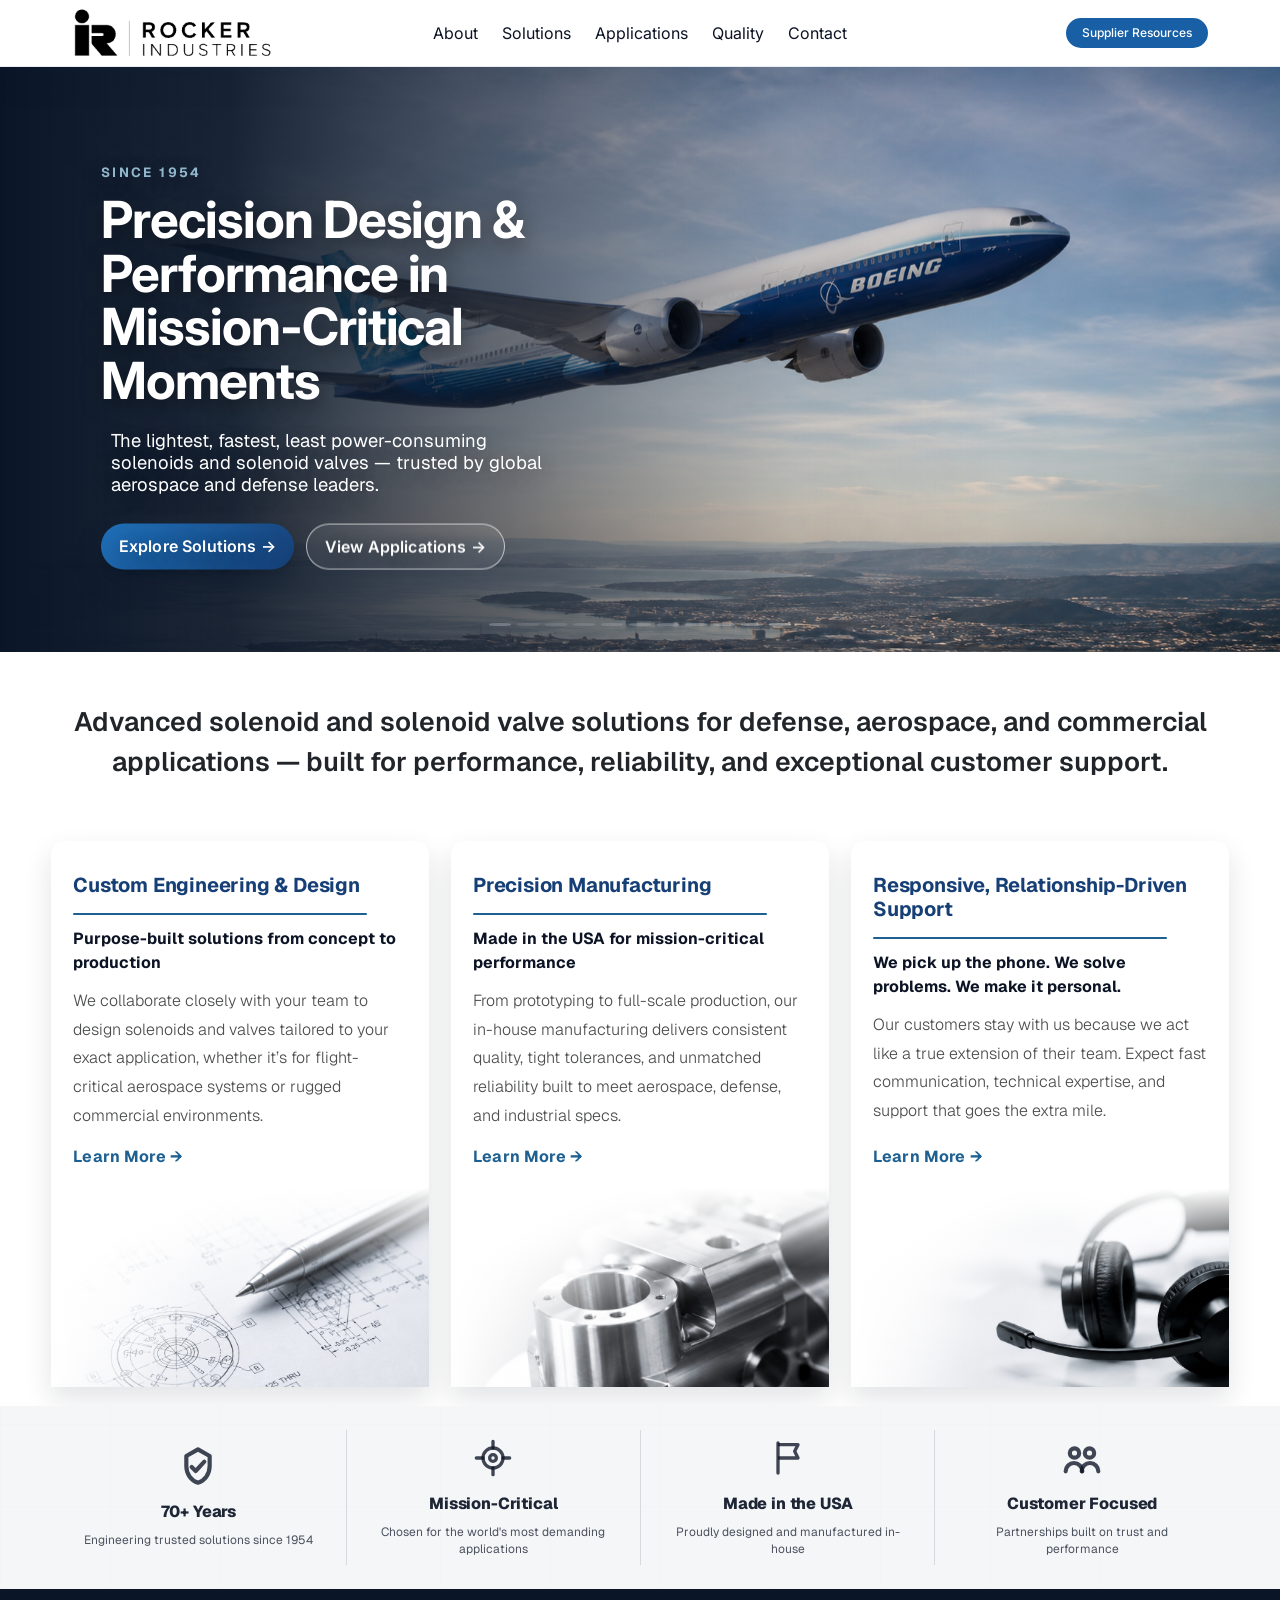
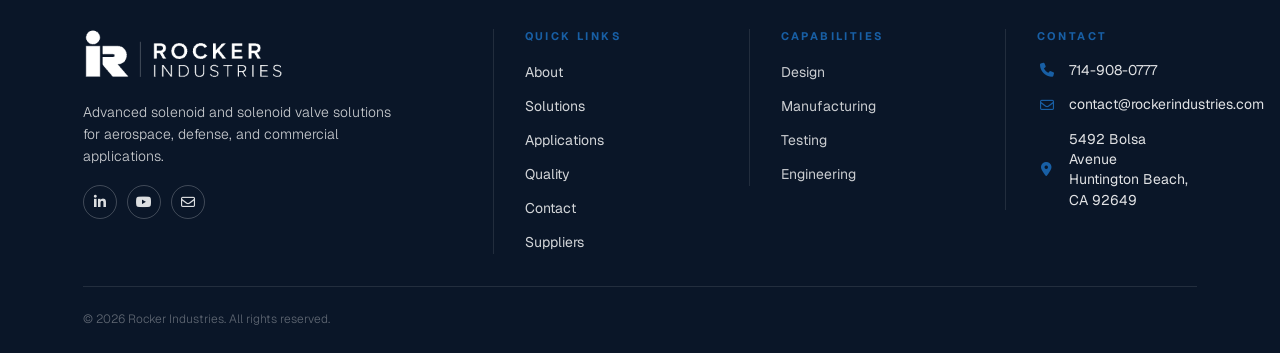
<file: index.html>
<!DOCTYPE html>
<html lang="en">
    <head>
        <meta charset="UTF-8" />
        <meta http-equiv="X-UA-Compatible" content="IE=edge" />
        <meta
            name="viewport"
            content="width=device-width, initial-scale=1, viewport-fit=cover"
        />
        <title>Rocker Industries</title>
        <link
            rel="stylesheet"
            href="https://cdn.jsdelivr.net/npm/bootstrap@5.2.0-beta1/dist/css/bootstrap.min.css"
        />
        <link
            rel="stylesheet"
            href="https://cdn.jsdelivr.net/npm/bootstrap@5.2.0-beta1/dist/js/bootstrap.bundle.min.js"
        />
        <link rel="stylesheet" href="index.css" />
        <link rel="preconnect" href="https://fonts.googleapis.com" />
        <link rel="preconnect" href="https://fonts.gstatic.com" crossorigin />
        <link
            href="https://fonts.googleapis.com/css2?family=Inter:wght@100..900&display=swap"
            rel="stylesheet"
        />
        <link
            href="https://fonts.googleapis.com/css2?family=Geist:wght@100..900&display=swap"
            rel="stylesheet"
        />
        <link
            href="https://fonts.googleapis.com/css2?family=Finlandica&family=Open+Sans&family=Poppins:wght@100;200;400;600;700&family=Roboto:ital@1&display=swap"
            rel="stylesheet"
        />
        <link rel="preconnect" href="https://fonts.googleapis.com" />
        <link rel="preconnect" href="https://fonts.gstatic.com" crossorigin />
        <link rel="preconnect" href="https://fonts.googleapis.com" />
        <link rel="preconnect" href="https://fonts.gstatic.com" crossorigin />
        <link
            href="https://fonts.googleapis.com/css2?family=Open+Sans:wght@400;700&display=swap"
            rel="stylesheet"
        />
        <link
            rel="stylesheet"
            href="https://cdn.jsdelivr.net/npm/@fortawesome/fontawesome-free@6.1.1/css/all.min.css"
            crossorigin="anonymous"
        />
        <link
            href="https://fonts.googleapis.com/css2?family=Lato&family=Open+Sans:wght@400;700&display=swap"
            rel="stylesheet"
        />
        <link rel="preconnect" href="https://fonts.googleapis.com" />
        <link rel="preconnect" href="https://fonts.gstatic.com" crossorigin />
        <link
            href="https://fonts.googleapis.com/css2?family=Barlow:wght@300&display=swap"
            rel="stylesheet"
        />
    </head>

    <body>
        <section class="header">
            <nav>
                <div>
                    <a href="index.html" class="logotext"
                        ><img
                            src="images/rocker-logo-redesign.png"
                            alt=""
                    /></a>
                </div>

                <div class="nav-links" id="navLinks">
                    <i
                        class="fa-solid fa-xmark"
                        onclick="hideMenu()"
                        role="button"
                        tabindex="0"
                        aria-label="Close menu"
                        onkeydown="if(event.key==='Enter'||event.key===' ')hideMenu()"
                    ></i>

                    <ul>
                        <li><a href="about.html">About</a></li>
                        <li><a href="solutions.html">Solutions</a></li>
                        <li><a href="applications.html">Applications</a></li>
                        <li><a href="quality.html">Quality</a></li>
                        <li><a href="contact.html">Contact</a></li>
                    </ul>
                    <a
                        href="suppliers.html"
                        class="nav-link--suppliers-text nav-link--suppliers--drawer"
                        >Supplier Resources</a
                    >
                </div>
                <a
                    href="suppliers.html"
                    class="nav-link--suppliers-text nav-link--suppliers--bar"
                    >Supplier Resources</a
                >
                <i
                    class="fa-solid fa-bars nav-menu-open"
                    onclick="showMenu()"
                    role="button"
                    tabindex="0"
                    aria-label="Open menu"
                    aria-controls="navLinks"
                    aria-expanded="false"
                    onkeydown="if(event.key==='Enter'||event.key===' ')showMenu()"
                ></i>
            </nav>
        </section>

        <section class="hero-banner">
            <div class="hero-carousel-frame" aria-hidden="true">
                <div
                    id="heroCarousel"
                    class="carousel slide"
                    data-bs-ride="carousel"
                    data-bs-interval="4500"
                    data-bs-pause="false"
                >
                    <div class="carousel-indicators">
                        <button
                            type="button"
                            data-bs-target="#heroCarousel"
                            data-bs-slide-to="0"
                            class="active"
                            aria-current="true"
                            aria-label="Slide 1"
                        ></button>
                        <button
                            type="button"
                            data-bs-target="#heroCarousel"
                            data-bs-slide-to="1"
                            aria-label="Slide 2"
                        ></button>
                        <button
                            type="button"
                            data-bs-target="#heroCarousel"
                            data-bs-slide-to="2"
                            aria-label="Slide 3"
                        ></button>
                        <button
                            type="button"
                            data-bs-target="#heroCarousel"
                            data-bs-slide-to="3"
                            aria-label="Slide 4"
                        ></button>
                        <button
                            type="button"
                            data-bs-target="#heroCarousel"
                            data-bs-slide-to="4"
                            aria-label="Slide 5"
                        ></button>
                        <button
                            type="button"
                            data-bs-target="#heroCarousel"
                            data-bs-slide-to="5"
                            aria-label="Slide 6"
                        ></button>
                        <button
                            type="button"
                            data-bs-target="#heroCarousel"
                            data-bs-slide-to="6"
                            aria-label="Slide 7"
                        ></button>
                        <button
                            type="button"
                            data-bs-target="#heroCarousel"
                            data-bs-slide-to="7"
                            aria-label="Slide 8"
                        ></button>
                        <button
                            type="button"
                            data-bs-target="#heroCarousel"
                            data-bs-slide-to="8"
                            aria-label="Slide 9"
                        ></button>
                        <button
                            type="button"
                            data-bs-target="#heroCarousel"
                            data-bs-slide-to="9"
                            aria-label="Slide 10"
                        ></button>
                        <button
                            type="button"
                            data-bs-target="#heroCarousel"
                            data-bs-slide-to="10"
                            aria-label="Slide 11"
                        ></button>
                    </div>
                    <div class="carousel-inner">
                        <div class="carousel-item active">
                            <img
                                src="images/Hero-777.png"
                                class="d-block w-100"
                                alt=""
                            />
                        </div>
                        <div class="carousel-item">
                            <img
                                src="images/hero-App.png"
                                class="d-block w-100"
                                alt=""
                            />
                        </div>
                        <div class="carousel-item">
                            <img
                                src="images/Hero-Atlas5.png"
                                class="d-block w-100"
                                alt=""
                            />
                        </div>
                        <div class="carousel-item">
                            <img
                                src="images/Hero-Blackhawk.png"
                                class="d-block w-100"
                                alt=""
                            />
                        </div>
                        <div class="carousel-item">
                            <img
                                src="images/Hero-Bradley.png"
                                class="d-block w-100"
                                alt=""
                            />
                        </div>
                        <div class="carousel-item">
                            <img
                                src="images/hero-c130.png"
                                class="d-block w-100"
                                alt=""
                            />
                        </div>
                        <div class="carousel-item">
                            <img
                                src="images/Hero-Cessna.png"
                                class="d-block w-100"
                                alt=""
                            />
                        </div>
                        <div class="carousel-item">
                            <img
                                src="images/Hero-Comm.png"
                                class="d-block w-100"
                                alt=""
                            />
                        </div>
                        <div class="carousel-item">
                            <img
                                src="images/Hero-F22.png"
                                class="d-block w-100"
                                alt=""
                            />
                        </div>
                        <div class="carousel-item">
                            <img
                                src="images/Hero-F22v2.png"
                                class="d-block w-100"
                                alt=""
                            />
                        </div>
                        <div class="carousel-item">
                            <img
                                src="images/Hero-V22.png"
                                class="d-block w-100"
                                alt=""
                            />
                        </div>
                    </div>
                </div>
            </div>

            <div class="main-text">
                <div class="hero-copy">
                    <div class="hero-since">SINCE 1954</div>
                    <h1>
                        Precision Design &amp;<br />
                        Performance in<br />
                        Mission-Critical<br />
                        Moments
                    </h1>
                    <p>
                        The lightest, fastest, least power-consuming solenoids
                        and solenoid valves — trusted by global aerospace and
                        defense leaders.
                    </p>
                    <div class="hero-ctas">
                        <a
                            href="solutions.html"
                            class="learn-btn learn-btn--primary"
                            >Explore Solutions →</a
                        >
                        <a
                            href="applications.html"
                            class="learn-btn learn-btn--secondary"
                            >View Applications →</a
                        >
                    </div>
                </div>
            </div>
        </section>

        <!-- -----course----- -->

        <section class="course">
            <h1>
                Advanced solenoid and solenoid valve solutions for defense,
                aerospace, and commercial applications — built for performance,
                reliability, and exceptional customer support.
            </h1>

            <div class="course-grid">
                <div class="course-col course-col--engdes">
                    <h2 class="advantage-title">Custom Engineering &amp; Design</h2>
                    <div class="advantage-accent" aria-hidden="true"></div>
                    <div class="advantage-tagline">
                        Purpose-built solutions from concept to production
                    </div>
                    <p class="advantage-body">
                        We collaborate closely with your team to design solenoids
                        and valves tailored to your exact application, whether
                        it’s for flight-critical aerospace systems or rugged
                        commercial environments.
                    </p>
                    <a href="solutions.html" class="advantage-link">Learn More →</a>
                    <div class="card-image-wrap" aria-hidden="true">
                        <img src="images/LP-EngDesCard.png" alt="" />
                        <div class="card-image-fade"></div>
                    </div>
                </div>
                <div class="course-col course-col--precmfg">
                    <h2 class="advantage-title">Precision Manufacturing</h2>
                    <div class="advantage-accent" aria-hidden="true"></div>
                    <div class="advantage-tagline">
                        Made in the USA for mission-critical performance
                    </div>
                    <p class="advantage-body">
                        From prototyping to full-scale production, our in-house
                        manufacturing delivers consistent quality, tight
                        tolerances, and unmatched reliability built to meet
                        aerospace, defense, and industrial specs.
                    </p>
                    <a href="solutions.html" class="advantage-link">Learn More →</a>
                    <div class="card-image-wrap" aria-hidden="true">
                        <img src="images/LP-PrecMfgCard.png" alt="" />
                        <div class="card-image-fade"></div>
                    </div>
                </div>
                <div class="course-col course-col--custsprt">
                    <h2 class="advantage-title">
                        Responsive, Relationship-Driven Support
                    </h2>
                    <div class="advantage-accent" aria-hidden="true"></div>
                    <div class="advantage-tagline">
                        We pick up the phone. We solve problems. We make it
                        personal.
                    </div>
                    <p class="advantage-body">
                        Our customers stay with us because we act like a true
                        extension of their team. Expect fast communication,
                        technical expertise, and support that goes the extra
                        mile.
                    </p>
                    <a href="contact.html" class="advantage-link">Learn More →</a>
                    <div class="card-image-wrap" aria-hidden="true">
                        <img src="images/LP-CustSprtCard.png" alt="" />
                        <div class="card-image-fade"></div>
                    </div>
                </div>
            </div>
        </section>

        <section class="trust-bar">
            <div class="trust-inner">
                <div class="trust-item">
                    <div class="trust-icon" aria-hidden="true">
                        <svg
                            viewBox="0 0 24 24"
                            width="22"
                            height="22"
                            fill="none"
                            xmlns="http://www.w3.org/2000/svg"
                        >
                            <path
                                d="M12 2l7 4v6c0 5-3 9-7 10-4-1-7-5-7-10V6l7-4Z"
                                stroke="currentColor"
                                stroke-width="2.5"
                                stroke-linejoin="round"
                            />
                            <path
                                d="M8.2 12.6l2.4 2.4 5.2-5.6"
                                stroke="currentColor"
                                stroke-width="2.5"
                                stroke-linecap="round"
                                stroke-linejoin="round"
                            />
                        </svg>
                    </div>
                    <div class="trust-stat">70+ Years</div>
                    <div class="trust-desc">
                        Engineering trusted solutions since 1954
                    </div>
                </div>
                <div class="trust-item">
                    <div class="trust-icon" aria-hidden="true">
                        <svg
                            viewBox="0 0 24 24"
                            width="22"
                            height="22"
                            fill="none"
                            xmlns="http://www.w3.org/2000/svg"
                        >
                            <path
                                d="M12 2v4M12 18v4M2 12h4M18 12h4"
                                stroke="currentColor"
                                stroke-width="2"
                                stroke-linecap="round"
                            />
                            <circle
                                cx="12"
                                cy="12"
                                r="6"
                                stroke="currentColor"
                                stroke-width="2"
                            />
                            <circle
                                cx="12"
                                cy="12"
                                r="2"
                                stroke="currentColor"
                                stroke-width="2"
                            />
                        </svg>
                    </div>
                    <div class="trust-stat">Mission-Critical</div>
                    <div class="trust-desc">
                        Chosen for the world's most demanding applications
                    </div>
                </div>
                <div class="trust-item">
                    <div class="trust-icon" aria-hidden="true">
                        <svg
                            viewBox="0 0 24 24"
                            width="22"
                            height="22"
                            fill="none"
                            xmlns="http://www.w3.org/2000/svg"
                        >
                            <path
                                d="M6 3v18"
                                stroke="currentColor"
                                stroke-width="2"
                                stroke-linecap="round"
                            />
                            <path
                                d="M6 4h12l-2 4 2 4H6"
                                stroke="currentColor"
                                stroke-width="2"
                                stroke-linejoin="round"
                            />
                        </svg>
                    </div>
                    <div class="trust-stat">Made in the USA</div>
                    <div class="trust-desc">
                        Proudly designed and manufactured in-house
                    </div>
                </div>
                <div class="trust-item">
                    <div class="trust-icon" aria-hidden="true">
                        <svg
                            viewBox="0 0 24 24"
                            width="22"
                            height="22"
                            fill="none"
                            xmlns="http://www.w3.org/2000/svg"
                        >
                            <circle
                                cx="7.5"
                                cy="9"
                                r="2.8"
                                stroke="currentColor"
                                stroke-width="2.5"
                            />
                            <circle
                                cx="16.5"
                                cy="9"
                                r="2.8"
                                stroke="currentColor"
                                stroke-width="2.5"
                            />
                            <path
                                d="M2.2 20a5 5 0 0 1 10 0"
                                stroke="currentColor"
                                stroke-width="2.5"
                                stroke-linecap="round"
                            />
                            <path
                                d="M11.8 20a5 5 0 0 1 10 0"
                                stroke="currentColor"
                                stroke-width="2.5"
                                stroke-linecap="round"
                            />
                        </svg>
                    </div>
                    <div class="trust-stat">Customer Focused</div>
                    <div class="trust-desc">
                        Partnerships built on trust and performance
                    </div>
                </div>
            </div>
        </section>

        <footer class="site-footer">
            <div class="footer-inner">
                <div class="footer-col footer-col--brand">
                    <a href="index.html" class="footer-logo-link">
                        <img
                            class="footer-logo"
                            src="images/rocker-logo-redesign.png"
                            alt="Rocker Industries"
                        />
                    </a>
                    <p class="footer-desc">
                        Advanced solenoid and solenoid valve solutions for
                        aerospace, defense, and commercial applications.
                    </p>
                    <div class="footer-social">
                        <a
                            class="footer-social-link"
                            href="https://www.linkedin.com/company/rocker-industries/"
                            aria-label="LinkedIn"
                            target="_blank"
                            rel="noopener noreferrer"
                            ><i class="fa-brands fa-linkedin-in"></i
                        ></a>
                        <a
                            class="footer-social-link"
                            href="https://www.youtube.com/@rockerindustries7355"
                            aria-label="YouTube"
                            target="_blank"
                            rel="noopener noreferrer"
                            ><i class="fa-brands fa-youtube"></i
                        ></a>
                        <a
                            class="footer-social-link"
                            href="mailto:contact@rockerindustries.com"
                            aria-label="Email"
                            ><i class="fa-regular fa-envelope"></i
                        ></a>
                    </div>
                </div>
                <div class="footer-col footer-col--links">
                    <div class="footer-title">Quick Links</div>
                    <ul class="footer-links">
                        <li><a href="about.html">About</a></li>
                        <li><a href="solutions.html">Solutions</a></li>
                        <li>
                            <a href="applications.html">Applications</a>
                        </li>
                        <li><a href="quality.html">Quality</a></li>
                        <li><a href="contact.html">Contact</a></li>
                        <li><a href="suppliers.html">Suppliers</a></li>
                    </ul>
                </div>
                <div class="footer-col footer-col--capabilities">
                    <div class="footer-title">Capabilities</div>
                    <ul class="footer-links">
                        <li><span class="footer-plain">Design</span></li>
                        <li><span class="footer-plain">Manufacturing</span></li>
                        <li><span class="footer-plain">Testing</span></li>
                        <li><span class="footer-plain">Engineering</span></li>
                    </ul>
                </div>
                <div class="footer-col footer-col--contact">
                    <div class="footer-title">Contact</div>
                    <ul class="footer-contact-list">
                        <li class="footer-contact-row">
                            <span class="footer-contact-icon" aria-hidden="true"
                                ><i class="fa-solid fa-phone"></i
                            ></span>
                            <a href="tel:714-908-0777">714-908-0777</a>
                        </li>
                        <li class="footer-contact-row">
                            <span class="footer-contact-icon" aria-hidden="true"
                                ><i class="fa-regular fa-envelope"></i
                            ></span>
                            <a href="mailto:contact@rockerindustries.com"
                                >contact@rockerindustries.com</a
                            >
                        </li>
                        <li class="footer-contact-row">
                            <span class="footer-contact-icon" aria-hidden="true"
                                ><i class="fa-solid fa-location-dot"></i
                            ></span>
                            <span class="footer-contact-text"
                                >5492 Bolsa Avenue<br />
                                Huntington Beach, CA 92649</span
                            >
                        </li>
                    </ul>
                </div>
                <div class="footer-copyright-wrap">
                    <p id="footerCopyright" class="footer-copyright">
                        © 2026 Rocker Industries. All rights reserved.
                    </p>
                </div>
            </div>
        </footer>

        <style>
            /* Advantage card titles + accent line (homepage only) */
            .course .advantage-title {
                text-align: left;
                color: #163f76;
            }

            .course .advantage-accent {
                width: min(320px, 88%);
                margin-left: 0;
                margin-right: auto;
            }
        </style>

        <script src="https://cdnjs.cloudflare.com/ajax/libs/jquery/3.2.1/jquery.min.js"></script>
        <script src="https://cdnjs.cloudflare.com/ajax/libs/twitter-bootstrap/4.1.3/js/bootstrap.bundle.min.js"></script>

        <script
            src="https://cdn.jsdelivr.net/npm/@popperjs/core@2.11.5/dist/umd/popper.min.js"
            integrity="sha384-Xe+8cL9oJa6tN/veChSP7q+mnSPaj5Bcu9mPX5F5xIGE0DVittaqT5lorf0EI7Vk"
            crossorigin="anonymous"
        ></script>
        <script
            src="https://cdn.jsdelivr.net/npm/bootstrap@5.2.0-beta1/dist/js/bootstrap.min.js"
            integrity="sha384-kjU+l4N0Yf4ZOJErLsIcvOU2qSb74wXpOhqTvwVx3OElZRweTnQ6d31fXEoRD1Jy"
            crossorigin="anonymous"
        ></script>

        <script>
            (function () {
                var navLinks = document.getElementById("navLinks");
                var menuBtn = document.querySelector(".nav-menu-open");

                function setMenuOpen(open) {
                    if (menuBtn) {
                        menuBtn.setAttribute("aria-expanded", open ? "true" : "false");
                    }
                }

                function showMenu() {
                    if (!navLinks || window.innerWidth > 767) return;
                    navLinks.classList.add("is-open");
                    document.body.classList.add("nav-open");
                    setMenuOpen(true);
                }

                function hideMenu() {
                    if (!navLinks) return;
                    navLinks.classList.remove("is-open");
                    document.body.classList.remove("nav-open");
                    setMenuOpen(false);
                }

                window.showMenu = showMenu;
                window.hideMenu = hideMenu;

                window.addEventListener("resize", function () {
                    if (window.innerWidth > 767) {
                        if (navLinks) navLinks.classList.remove("is-open");
                        document.body.classList.remove("nav-open");
                        setMenuOpen(false);
                    }
                });

                if (navLinks) {
                    navLinks.querySelectorAll("a").forEach(function (link) {
                        link.addEventListener("click", function () {
                            if (window.innerWidth <= 767) hideMenu();
                        });
                    });
                }
            })();
        </script>

        <script>
            (function () {
                var startYear = 2026;
                var nowYear = new Date().getFullYear();
                var yearText = nowYear > startYear ? startYear + "–" + nowYear : "" + startYear;
                var el = document.getElementById("footerCopyright");
                if (el) {
                    el.textContent =
                        "© " + yearText + " Rocker Industries. All rights reserved.";
                }
            })();
        </script>

        <!-- ------------JavaScript for Toggle Menu------------ -->
    </body>
</html>
</file>
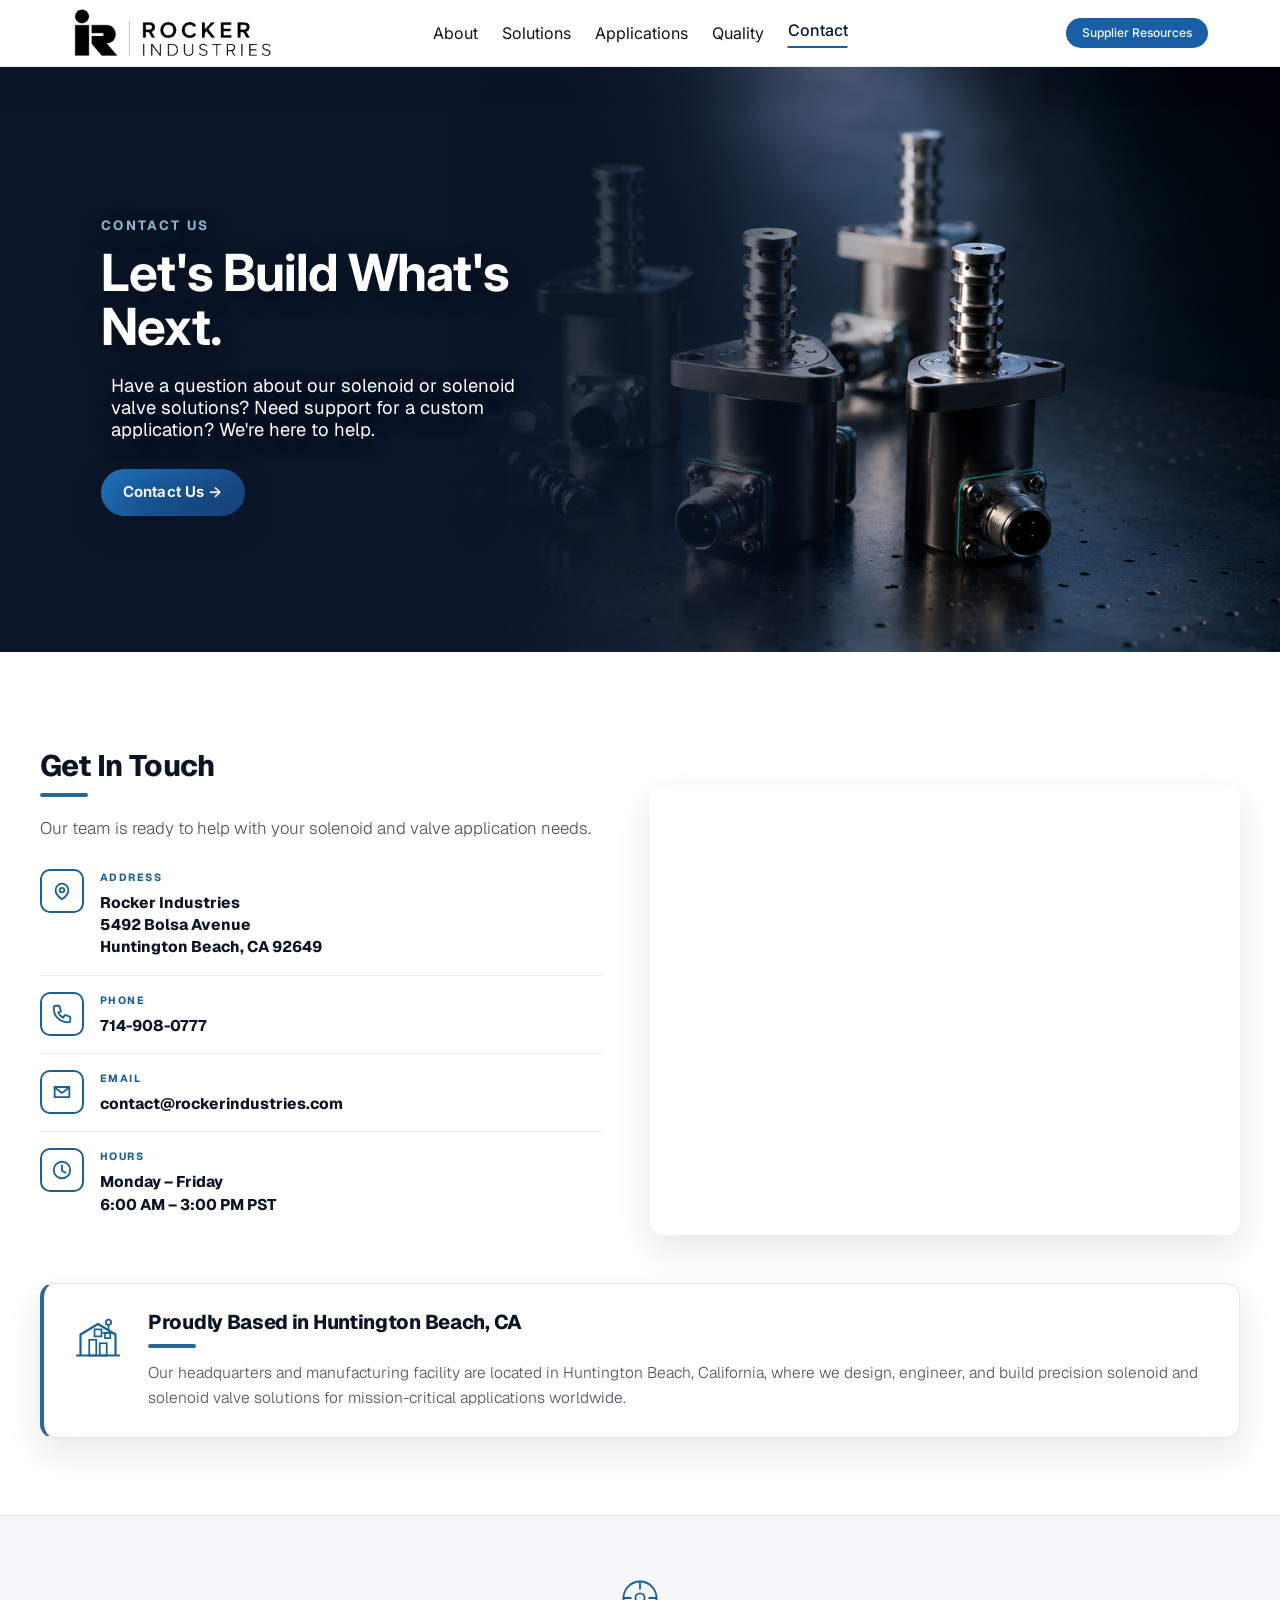
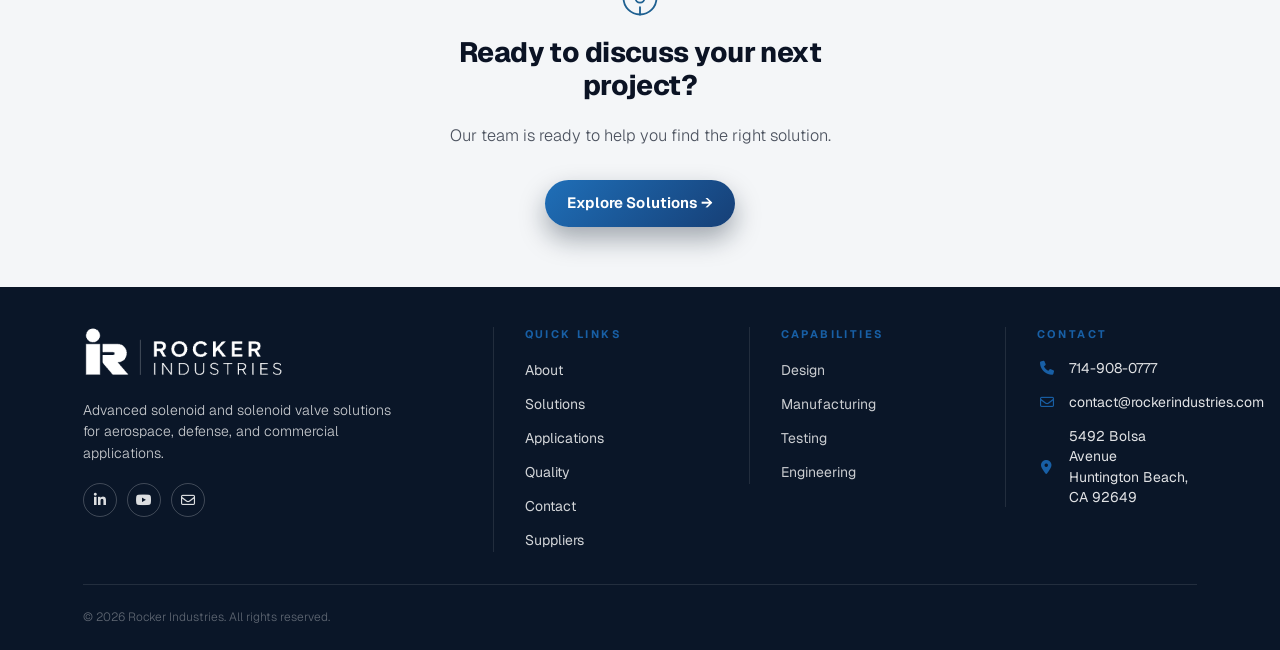
<file: contact.html>
<!DOCTYPE html>
<html lang="en">
    <head>
        <meta charset="UTF-8" />
        <meta http-equiv="X-UA-Compatible" content="IE=edge" />
        <meta name="viewport" content="width=device-width, initial-scale=1.0" />
        <title>Contact • Rocker Industries</title>

        <link rel="preconnect" href="https://fonts.googleapis.com" />
        <link rel="preconnect" href="https://fonts.gstatic.com" crossorigin />
        <link
            href="https://fonts.googleapis.com/css2?family=Geist:wght@100..900&display=swap"
            rel="stylesheet"
        />
        <link
            href="https://fonts.googleapis.com/css2?family=Inter:wght@100..900&display=swap"
            rel="stylesheet"
        />
        <link
            href="https://fonts.googleapis.com/css2?family=Open+Sans:wght@400;700&family=Lato&family=Barlow:wght@300&family=Finlandica&family=Poppins:wght@100;200;400;600;700&family=Roboto:ital@1&display=swap"
            rel="stylesheet"
        />

        <link
            rel="stylesheet"
            href="https://cdn.jsdelivr.net/npm/bootstrap@5.2.0-beta1/dist/css/bootstrap.min.css"
        />
        <link
            rel="stylesheet"
            href="https://cdn.jsdelivr.net/npm/@fortawesome/fontawesome-free@6.1.1/css/all.min.css"
            crossorigin="anonymous"
        />

        <link rel="stylesheet" href="index.css" />

        <style>
            :root {
                --ink: #0b1324;
                --muted: rgba(11, 19, 36, 0.72);
                --soft: #f4f6f8;
                --line: rgba(11, 19, 36, 0.12);
                --brand: #1e6091;
                --accent-muted-blue: rgba(83, 151, 234, 0.9);
                --accent-light: #a8c8ee;
                --shadow: 0 14px 34px rgba(16, 24, 40, 0.1);
                --shadow-hover: 0 22px 52px rgba(16, 24, 40, 0.14);
                --radius-lg: 18px;
                --radius-md: 14px;
            }

            html,
            body,
            h1,
            h2,
            h3,
            h4,
            h5,
            h6,
            p,
            a,
            li,
            span,
            button,
            input,
            select,
            textarea {
                font-family: "Geist", system-ui, -apple-system,
                    BlinkMacSystemFont, "Segoe UI", sans-serif !important;
            }

            /* Inter only for: nav links, hero H1, hero buttons */
            .nav-links ul li a,
            .nav-links a.nav-link--suppliers-text,
            a.nav-link--suppliers-text.nav-link--suppliers--bar,
            .hero-banner h1,
            .hero-banner .learn-btn,
            .hero-banner .contact-btn-navy,
            .hero-banner [class$="btn-ghost"] {
                font-family: "Inter", system-ui, -apple-system,
                    BlinkMacSystemFont, "Segoe UI", sans-serif !important;
            }

            body {
                color: var(--ink);
                background: #ffffff;
            }

            /* ========== HERO (match index.html structure + styling) ========== */
            .contact-hero {
                display: flex;
                align-items: flex-start;
                padding-top: 80px;
            }

            /* Override index.css hero overlay for this page */
            .contact-hero .hero-carousel-frame::before {
                background: linear-gradient(
                    to right,
                    #0a1628 0%,
                    #0a1628 35%,
                    rgba(10, 22, 40, 0.7) 55%,
                    rgba(10, 22, 40, 0) 75%
                );
            }

            .contact-hero .hero-carousel-frame {
                background: #0a1628;
            }

            .contact-hero .hero-carousel-frame img {
                position: absolute;
                top: 0;
                right: 0;
                height: 100%;
                width: 76%;
                object-fit: cover;
                object-position: right center;
            }

            /* Use index.css positioning for .hero-banner .main-text (no override) */

            /* ========== Map & details ========== */
            .contact-main {
                padding: clamp(48px, 6vw, 88px) 0;
                background: #ffffff;
            }

            .contact-main p {
                padding: 0;
            }

            .contact-main-inner {
                width: min(1200px, 94%);
                margin: 0 auto;
                display: grid;
                grid-template-columns: minmax(0, 1fr) minmax(0, 1.05fr);
                gap: clamp(28px, 4vw, 48px);
                align-items: center;
            }

            .contact-main-left {
                text-align: left;
                grid-column: 1;
            }

            .contact-main-left h2 {
                margin: 0 0 10px;
                font-size: clamp(1.35rem, 2.4vw, 1.85rem);
                font-weight: 760;
                letter-spacing: -0.02em;
                color: var(--ink);
                text-align: left;
            }

            .contact-main-left > .contact-section-accent {
                margin-left: 0;
                margin-right: auto;
            }

            .contact-section-accent {
                width: 48px;
                height: 4px;
                margin: 0 0 18px;
                background: rgba(30, 96, 145, 0.95);
                border-radius: 2px;
            }

            .contact-main-intro {
                margin: 0 0 8px;
                color: var(--muted);
                font-size: clamp(0.95rem, 1.35vw, 1.05rem);
                line-height: 1.65;
                max-width: 52ch;
            }

            .contact-git-rows {
                margin-top: 22px;
                display: flex;
                flex-direction: column;
            }

            .contact-git-row {
                display: flex;
                gap: 16px;
                align-items: flex-start;
                padding: 16px 0;
                border-bottom: 1px solid rgba(11, 19, 36, 0.08);
            }

            .contact-git-row:first-child {
                padding-top: 4px;
            }

            .contact-git-row:last-child {
                border-bottom: none;
                padding-bottom: 0;
            }

            .contact-git-icon {
                flex: 0 0 auto;
                width: 44px;
                height: 44px;
                border: 2px solid var(--brand);
                border-radius: 10px;
                display: flex;
                align-items: center;
                justify-content: center;
                color: var(--brand);
                background: rgba(255, 255, 255, 0.95);
            }

            .contact-git-icon svg {
                display: block;
            }

            .contact-git-body {
                flex: 1;
                min-width: 0;
                padding-top: 1px;
            }

            .contact-git-label {
                font-size: 10.5px;
                letter-spacing: 0.14em;
                text-transform: uppercase;
                color: var(--brand);
                font-weight: 750;
                margin: 0 0 6px;
            }

            .contact-git-value {
                margin: 0;
                font-weight: 750;
                color: var(--ink);
                font-size: clamp(14px, 1.4vw, 15.5px);
                line-height: 1.45;
            }

            .contact-git-value a {
                color: inherit;
                text-decoration: none;
            }

            .contact-git-value a:hover {
                color: var(--brand);
                text-decoration: underline;
                text-underline-offset: 3px;
            }

            .contact-btn-navy {
                display: inline-flex;
                align-items: center;
                gap: 6px;
                padding: 12px 22px;
                border-radius: 999px;
                background: linear-gradient(135deg, #1f6fb8 0%, #163f76 100%);
                color: #ffffff !important;
                font-weight: 650;
                font-size: 15px;
                letter-spacing: 0.01em;
                text-decoration: none;
                transition: transform 160ms ease, box-shadow 160ms ease,
                    filter 160ms ease;
                box-shadow: 0 12px 26px rgba(10, 22, 40, 0.35);
            }

            .contact-btn-navy:hover {
                filter: brightness(1.05);
                transform: translateY(-1px);
                color: #ffffff !important;
                box-shadow: 0 16px 32px rgba(11, 19, 36, 0.42);
            }

            .contact-map-wrap {
                margin-top: 56px;
                margin-bottom: 0;
            }

            .contact-map-wrap iframe {
                display: block;
                width: 100%;
                height: 450px;
                border: 0;
                border-radius: 14px;
                box-shadow: var(--shadow);
            }

            .contact-main-right {
                grid-column: 2;
                min-width: 0;
            }

            .contact-main-facility-row {
                width: min(1200px, 94%);
                margin: 48px auto 0;
            }

            .contact-facility-card {
                width: 100%;
                box-sizing: border-box;
                background: #ffffff;
                border: 1px solid rgba(11, 19, 36, 0.1);
                border-left: 4px solid rgba(30, 96, 145, 0.95);
                border-radius: var(--radius-md);
                padding: clamp(20px, 3vw, 26px);
                box-shadow: var(--shadow);
            }

            .contact-facility-inner {
                display: flex;
                gap: clamp(16px, 2.5vw, 22px);
                align-items: flex-start;
            }

            .contact-facility-icon {
                width: 56px;
                height: 56px;
                margin: 0;
                flex-shrink: 0;
                color: var(--brand);
            }

            .contact-facility-text {
                flex: 1;
                min-width: 0;
            }

            .contact-facility-card h3 {
                margin: 0 0 10px;
                font-size: clamp(1.05rem, 2vw, 1.25rem);
                font-weight: 760;
                letter-spacing: -0.015em;
                color: var(--ink);
            }

            .contact-facility-card .contact-section-accent {
                margin-bottom: 12px;
            }

            .contact-facility-card p {
                margin: 0;
                color: var(--muted);
                font-size: 0.97rem;
                line-height: 1.65;
            }

            /* ========== CTA bar ========== */
            .contact-cta-bar {
                background: #f4f6f8;
                padding: 60px clamp(20px, 4vw, 40px);
                text-align: center;
                border-top: 1px solid rgba(11, 19, 36, 0.06);
            }

            .contact-cta-icon {
                width: 44px;
                height: 44px;
                margin: 0 auto 16px;
                color: var(--brand);
            }

            .contact-cta-inner {
                max-width: min(480px, 78%);
                margin: 0 auto;
            }

            .contact-cta-bar h2 {
                margin: 0 0 10px;
                font-size: clamp(1.35rem, 2.6vw, 1.75rem);
                font-weight: 760;
                letter-spacing: -0.02em;
                color: var(--ink);
            }

            .contact-cta-bar p {
                margin: 0 auto 22px;
                max-width: 46ch;
                color: var(--muted);
                font-size: 1.02rem;
                line-height: 1.55;
            }

            @media (max-width: 960px) {
                .contact-main-inner {
                    grid-template-columns: 1fr;
                    align-items: start;
                }

                .contact-main-left,
                .contact-main-right {
                    grid-column: 1;
                }
            }
        </style>
    </head>

    <body>
        <section class="header">
            <nav>
                <div>
                    <a href="index.html" class="logotext"
                        ><img
                            src="images/rocker-logo-redesign.png"
                            alt=""
                    /></a>
                </div>

                <div class="nav-links" id="navLinks">
                    <i class="fa-solid fa-xmark" onclick="hideMenu()"></i>

                    <ul>
                        <li><a href="about.html">About</a></li>
                        <li><a href="solutions.html">Solutions</a></li>
                        <li><a href="applications.html">Applications</a></li>
                        <li><a href="quality.html">Quality</a></li>
                        <li><a href="contact.html" class="nav-link--active">Contact</a></li>
                    </ul>
                    <a
                        href="suppliers.html"
                        class="nav-link--suppliers-text nav-link--suppliers--drawer"
                        >Supplier Resources</a
                    >
                </div>
                <a
                    href="suppliers.html"
                    class="nav-link--suppliers-text nav-link--suppliers--bar"
                    >Supplier Resources</a
                >
                <i class="fa-solid fa-bars" onclick="showMenu()"></i>
            </nav>
        </section>

        <section class="hero-banner contact-hero">
            <div class="hero-carousel-frame" aria-hidden="true">
                <img
                    src="images/Hero-Contact.png"
                    alt=""
                />
            </div>

            <div class="main-text">
                <div class="hero-copy">
                    <div class="hero-since">CONTACT US</div>
                    <h1>Let's Build What's Next.</h1>
                    <p>
                        Have a question about our solenoid or solenoid valve
                        solutions? Need support for a custom application? We're
                        here to help.
                    </p>
                    <div class="hero-ctas">
                        <a
                            href="mailto:contact@rockerindustries.com"
                            class="contact-btn-navy"
                            >Contact Us →</a
                        >
                    </div>
                </div>
            </div>
        </section>

        <section class="contact-main">
            <div class="contact-main-inner">
                <div class="contact-main-left">
                    <h2>Get In Touch</h2>
                    <div class="contact-section-accent" aria-hidden="true"></div>
                    <p class="contact-main-intro">
                        Our team is ready to help with your solenoid and valve
                        application needs.
                    </p>
                    <div class="contact-git-rows">
                        <div class="contact-git-row">
                            <div class="contact-git-icon" aria-hidden="true">
                                <svg
                                    viewBox="0 0 24 24"
                                    width="22"
                                    height="22"
                                    fill="none"
                                    xmlns="http://www.w3.org/2000/svg"
                                >
                                    <path
                                        d="M12 21s7-4.35 7-10a7 7 0 1 0-14 0c0 5.65 7 10 7 10Z"
                                        stroke="currentColor"
                                        stroke-width="2"
                                        stroke-linejoin="round"
                                    />
                                    <circle
                                        cx="12"
                                        cy="11"
                                        r="2.5"
                                        stroke="currentColor"
                                        stroke-width="2"
                                    />
                                </svg>
                            </div>
                            <div class="contact-git-body">
                                <div class="contact-git-label">Address</div>
                                <p class="contact-git-value">
                                    Rocker Industries<br />
                                    5492 Bolsa Avenue<br />
                                    Huntington Beach, CA 92649
                                </p>
                            </div>
                        </div>
                        <div class="contact-git-row">
                            <div class="contact-git-icon" aria-hidden="true">
                                <svg
                                    viewBox="0 0 24 24"
                                    width="22"
                                    height="22"
                                    fill="none"
                                    xmlns="http://www.w3.org/2000/svg"
                                >
                                    <path
                                        d="M3 5a2 2 0 012-2h3.28a1 1 0 01.948.684l1.498 4.493a1 1 0 01-.502 1.21l-2.257 1.13a11.042 11.042 0 005.516 5.516l1.13-2.257a1 1 0 011.21-.502l4.493 1.498a1 1 0 01.684.949V19a2 2 0 01-2 2h-1C9.716 21 3 14.284 3 6V5z"
                                        stroke="currentColor"
                                        stroke-width="2"
                                        stroke-linejoin="round"
                                    />
                                </svg>
                            </div>
                            <div class="contact-git-body">
                                <div class="contact-git-label">Phone</div>
                                <p class="contact-git-value">
                                    <a href="tel:714-908-0777">714-908-0777</a>
                                </p>
                            </div>
                        </div>
                        <div class="contact-git-row">
                            <div class="contact-git-icon" aria-hidden="true">
                                <svg
                                    viewBox="0 0 24 24"
                                    width="22"
                                    height="22"
                                    fill="none"
                                    xmlns="http://www.w3.org/2000/svg"
                                >
                                    <path
                                        d="M4 6.5h16v11H4z"
                                        stroke="currentColor"
                                        stroke-width="2"
                                        stroke-linejoin="round"
                                    />
                                    <path
                                        d="M4 7l8 6 8-6"
                                        stroke="currentColor"
                                        stroke-width="2"
                                        stroke-linecap="round"
                                        stroke-linejoin="round"
                                    />
                                </svg>
                            </div>
                            <div class="contact-git-body">
                                <div class="contact-git-label">Email</div>
                                <p class="contact-git-value">
                                    <a
                                        href="mailto:contact@rockerindustries.com"
                                        >contact@rockerindustries.com</a
                                    >
                                </p>
                            </div>
                        </div>
                        <div class="contact-git-row">
                            <div class="contact-git-icon" aria-hidden="true">
                                <svg
                                    viewBox="0 0 24 24"
                                    width="22"
                                    height="22"
                                    fill="none"
                                    xmlns="http://www.w3.org/2000/svg"
                                >
                                    <circle
                                        cx="12"
                                        cy="12"
                                        r="9"
                                        stroke="currentColor"
                                        stroke-width="2"
                                    />
                                    <path
                                        d="M12 7v6l4 2"
                                        stroke="currentColor"
                                        stroke-width="2"
                                        stroke-linecap="round"
                                        stroke-linejoin="round"
                                    />
                                </svg>
                            </div>
                            <div class="contact-git-body">
                                <div class="contact-git-label">Hours</div>
                                <p class="contact-git-value">
                                    Monday – Friday<br />
                                    6:00 AM – 3:00 PM PST
                                </p>
                            </div>
                        </div>
                    </div>
                </div>

                <div class="contact-main-right">
                    <div class="contact-map-wrap">
                        <iframe
                            title="Map of Rocker Industries, 5492 Bolsa Avenue, Huntington Beach, CA 92649"
                            src="https://www.google.com/maps?q=5492+Bolsa+Avenue,+Huntington+Beach,+CA+92649&amp;output=embed"
                            loading="lazy"
                            referrerpolicy="no-referrer-when-downgrade"
                            allowfullscreen=""
                        ></iframe>
                    </div>
                </div>
            </div>

            <div class="contact-main-facility-row">
                <div class="contact-facility-card">
                    <div class="contact-facility-inner">
                        <div class="contact-facility-icon" aria-hidden="true">
                            <svg
                                viewBox="0 0 64 64"
                                width="56"
                                height="56"
                                fill="none"
                                xmlns="http://www.w3.org/2000/svg"
                            >
                                <path
                                    d="M12 52V28l20-12 20 12v24"
                                    stroke="currentColor"
                                    stroke-width="2.5"
                                    stroke-linejoin="round"
                                />
                                <path
                                    d="M8 52h48"
                                    stroke="currentColor"
                                    stroke-width="2.5"
                                    stroke-linecap="round"
                                />
                                <rect
                                    x="22"
                                    y="34"
                                    width="8"
                                    height="18"
                                    stroke="currentColor"
                                    stroke-width="2"
                                />
                                <rect
                                    x="34"
                                    y="38"
                                    width="8"
                                    height="14"
                                    stroke="currentColor"
                                    stroke-width="2"
                                />
                                <path
                                    d="M28 22h8v8h-8z"
                                    stroke="currentColor"
                                    stroke-width="2"
                                />
                                <path
                                    d="M40 26h6v6h-6z"
                                    stroke="currentColor"
                                    stroke-width="2"
                                />
                                <circle
                                    cx="44"
                                    cy="14"
                                    r="3"
                                    stroke="currentColor"
                                    stroke-width="2"
                                />
                                <path
                                    d="M44 17v6M38 26h12"
                                    stroke="currentColor"
                                    stroke-width="2"
                                    stroke-linecap="round"
                                />
                            </svg>
                        </div>
                        <div class="contact-facility-text">
                            <h3>Proudly Based in Huntington Beach, CA</h3>
                            <div
                                class="contact-section-accent"
                                aria-hidden="true"
                            ></div>
                            <p>
                                Our headquarters and manufacturing facility
                                are located in Huntington Beach, California,
                                where we design, engineer, and build precision
                                solenoid and solenoid valve solutions for
                                mission-critical applications worldwide.
                            </p>
                        </div>
                    </div>
                </div>
            </div>
        </section>

        <section class="contact-cta-bar">
            <div class="contact-cta-inner">
                <div class="contact-cta-icon" aria-hidden="true">
                <svg
                    viewBox="0 0 48 48"
                    width="44"
                    height="44"
                    fill="none"
                    xmlns="http://www.w3.org/2000/svg"
                >
                    <circle
                        cx="24"
                        cy="24"
                        r="18"
                        stroke="currentColor"
                        stroke-width="2"
                    />
                    <circle
                        cx="24"
                        cy="24"
                        r="5"
                        stroke="currentColor"
                        stroke-width="2"
                    />
                    <path
                        d="M24 6v8M24 34v8M6 24h8M34 24h8"
                        stroke="currentColor"
                        stroke-width="2"
                        stroke-linecap="round"
                    />
                </svg>
            </div>
            <h2>Ready to discuss your next project?</h2>
            <p>Our team is ready to help you find the right solution.</p>
            <a class="contact-btn-navy" href="solutions.html"
                >Explore Solutions →</a
            >
            </div>
        </section>

        <footer class="site-footer">
            <div class="footer-inner">
                <div class="footer-col footer-col--brand">
                    <a href="index.html" class="footer-logo-link">
                        <img
                            class="footer-logo"
                            src="images/rocker-logo-redesign.png"
                            alt="Rocker Industries"
                        />
                    </a>
                    <p class="footer-desc">
                        Advanced solenoid and solenoid valve solutions for
                        aerospace, defense, and commercial applications.
                    </p>
                    <div class="footer-social">
                        <a
                            class="footer-social-link"
                            href="https://www.linkedin.com/company/rocker-industries/"
                            aria-label="LinkedIn"
                            target="_blank"
                            rel="noopener noreferrer"
                            ><i class="fa-brands fa-linkedin-in"></i
                        ></a>
                        <a
                            class="footer-social-link"
                            href="https://www.youtube.com/@rockerindustries7355"
                            aria-label="YouTube"
                            target="_blank"
                            rel="noopener noreferrer"
                            ><i class="fa-brands fa-youtube"></i
                        ></a>
                        <a
                            class="footer-social-link"
                            href="mailto:contact@rockerindustries.com"
                            aria-label="Email"
                            ><i class="fa-regular fa-envelope"></i
                        ></a>
                    </div>
                </div>
                <div class="footer-col footer-col--links">
                    <div class="footer-title">Quick Links</div>
                    <ul class="footer-links">
                        <li><a href="about.html">About</a></li>
                        <li><a href="solutions.html">Solutions</a></li>
                        <li><a href="applications.html">Applications</a></li>
                        <li><a href="quality.html">Quality</a></li>
                        <li><a href="contact.html">Contact</a></li>
                        <li><a href="suppliers.html">Suppliers</a></li>
                    </ul>
                </div>
                <div class="footer-col footer-col--capabilities">
                    <div class="footer-title">Capabilities</div>
                    <ul class="footer-links">
                        <li><span class="footer-plain">Design</span></li>
                        <li><span class="footer-plain">Manufacturing</span></li>
                        <li><span class="footer-plain">Testing</span></li>
                        <li><span class="footer-plain">Engineering</span></li>
                    </ul>
                </div>
                <div class="footer-col footer-col--contact">
                    <div class="footer-title">Contact</div>
                    <ul class="footer-contact-list">
                        <li class="footer-contact-row">
                            <span class="footer-contact-icon" aria-hidden="true"
                                ><i class="fa-solid fa-phone"></i
                            ></span>
                            <a href="tel:714-908-0777">714-908-0777</a>
                        </li>
                        <li class="footer-contact-row">
                            <span class="footer-contact-icon" aria-hidden="true"
                                ><i class="fa-regular fa-envelope"></i
                            ></span>
                            <a href="mailto:contact@rockerindustries.com"
                                >contact@rockerindustries.com</a
                            >
                        </li>
                        <li class="footer-contact-row">
                            <span class="footer-contact-icon" aria-hidden="true"
                                ><i class="fa-solid fa-location-dot"></i
                            ></span>
                            <span class="footer-contact-text"
                                >5492 Bolsa Avenue<br />
                                Huntington Beach, CA 92649</span
                            >
                        </li>
                    </ul>
                </div>
                <div class="footer-copyright-wrap">
                    <p id="footerCopyright" class="footer-copyright">
                        © 2026 Rocker Industries. All rights reserved.
                    </p>
                </div>
            </div>
        </footer>

        <script src="https://cdnjs.cloudflare.com/ajax/libs/jquery/3.2.1/jquery.min.js"></script>
        <script src="https://cdnjs.cloudflare.com/ajax/libs/twitter-bootstrap/4.1.3/js/bootstrap.bundle.min.js"></script>

        <script
            src="https://cdn.jsdelivr.net/npm/@popperjs/core@2.11.5/dist/umd/popper.min.js"
            integrity="sha384-Xe+8cL9oJa6tN/veChSP7q+mnSPaj5Bcu9mPX5F5xIGE0DVittaqT5lorf0EI7Vk"
            crossorigin="anonymous"
        ></script>
        <script
            src="https://cdn.jsdelivr.net/npm/bootstrap@5.2.0-beta1/dist/js/bootstrap.min.js"
            integrity="sha384-kjU+l4N0Yf4ZOJErLsIcvOU2qSb74wXpOhqTvwVx3OElZRweTnQ6d31fXEoRD1Jy"
            crossorigin="anonymous"
        ></script>

        <script>
            var navLinks = document.getElementById("navLinks");

            function showMenu() {
                navLinks.style.right = "0";
            }

            function hideMenu() {
                navLinks.style.right = "-200px";
            }
        </script>

        <script>
            (function () {
                var startYear = 2026;
                var nowYear = new Date().getFullYear();
                var yearText =
                    nowYear > startYear ? startYear + "–" + nowYear : "" + startYear;
                var el = document.getElementById("footerCopyright");
                if (el) {
                    el.textContent =
                        "© " +
                        yearText +
                        " Rocker Industries. All rights reserved.";
                }
            })();
        </script>
    </body>
</html>
</file>
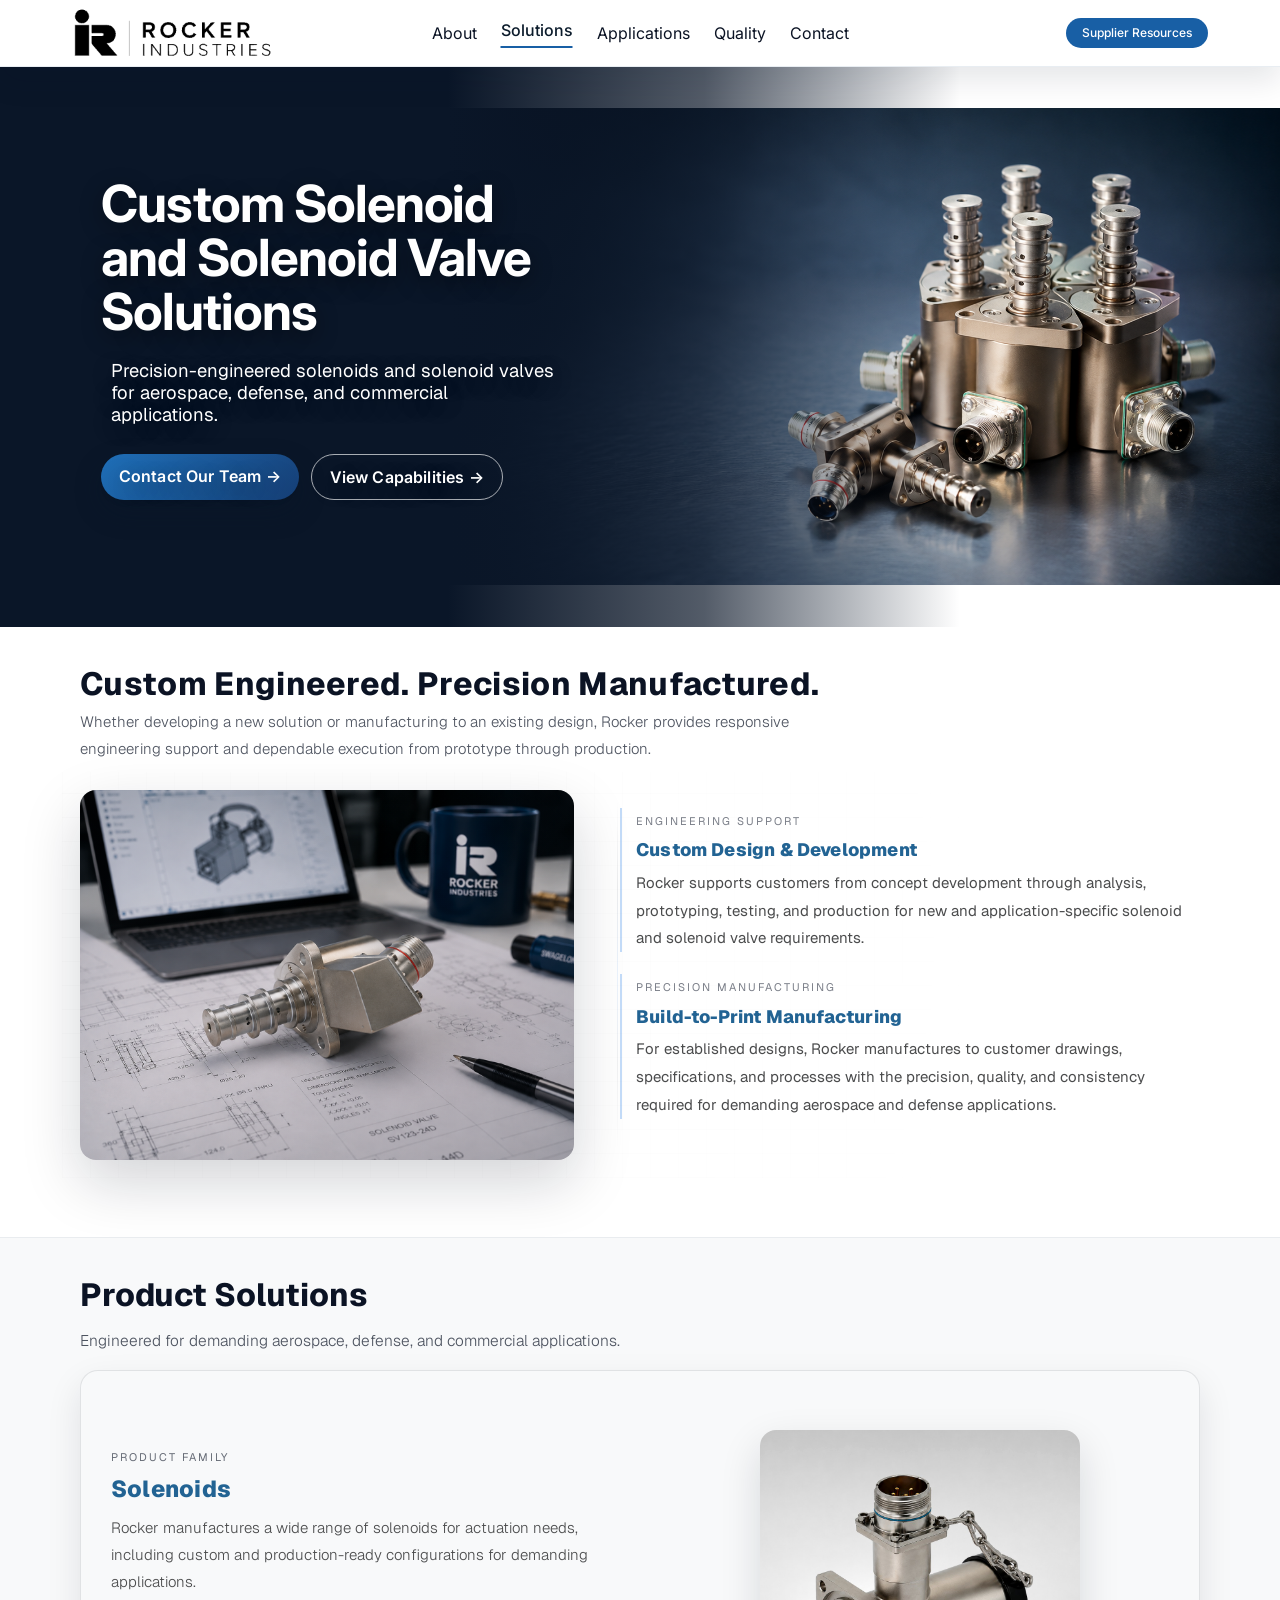
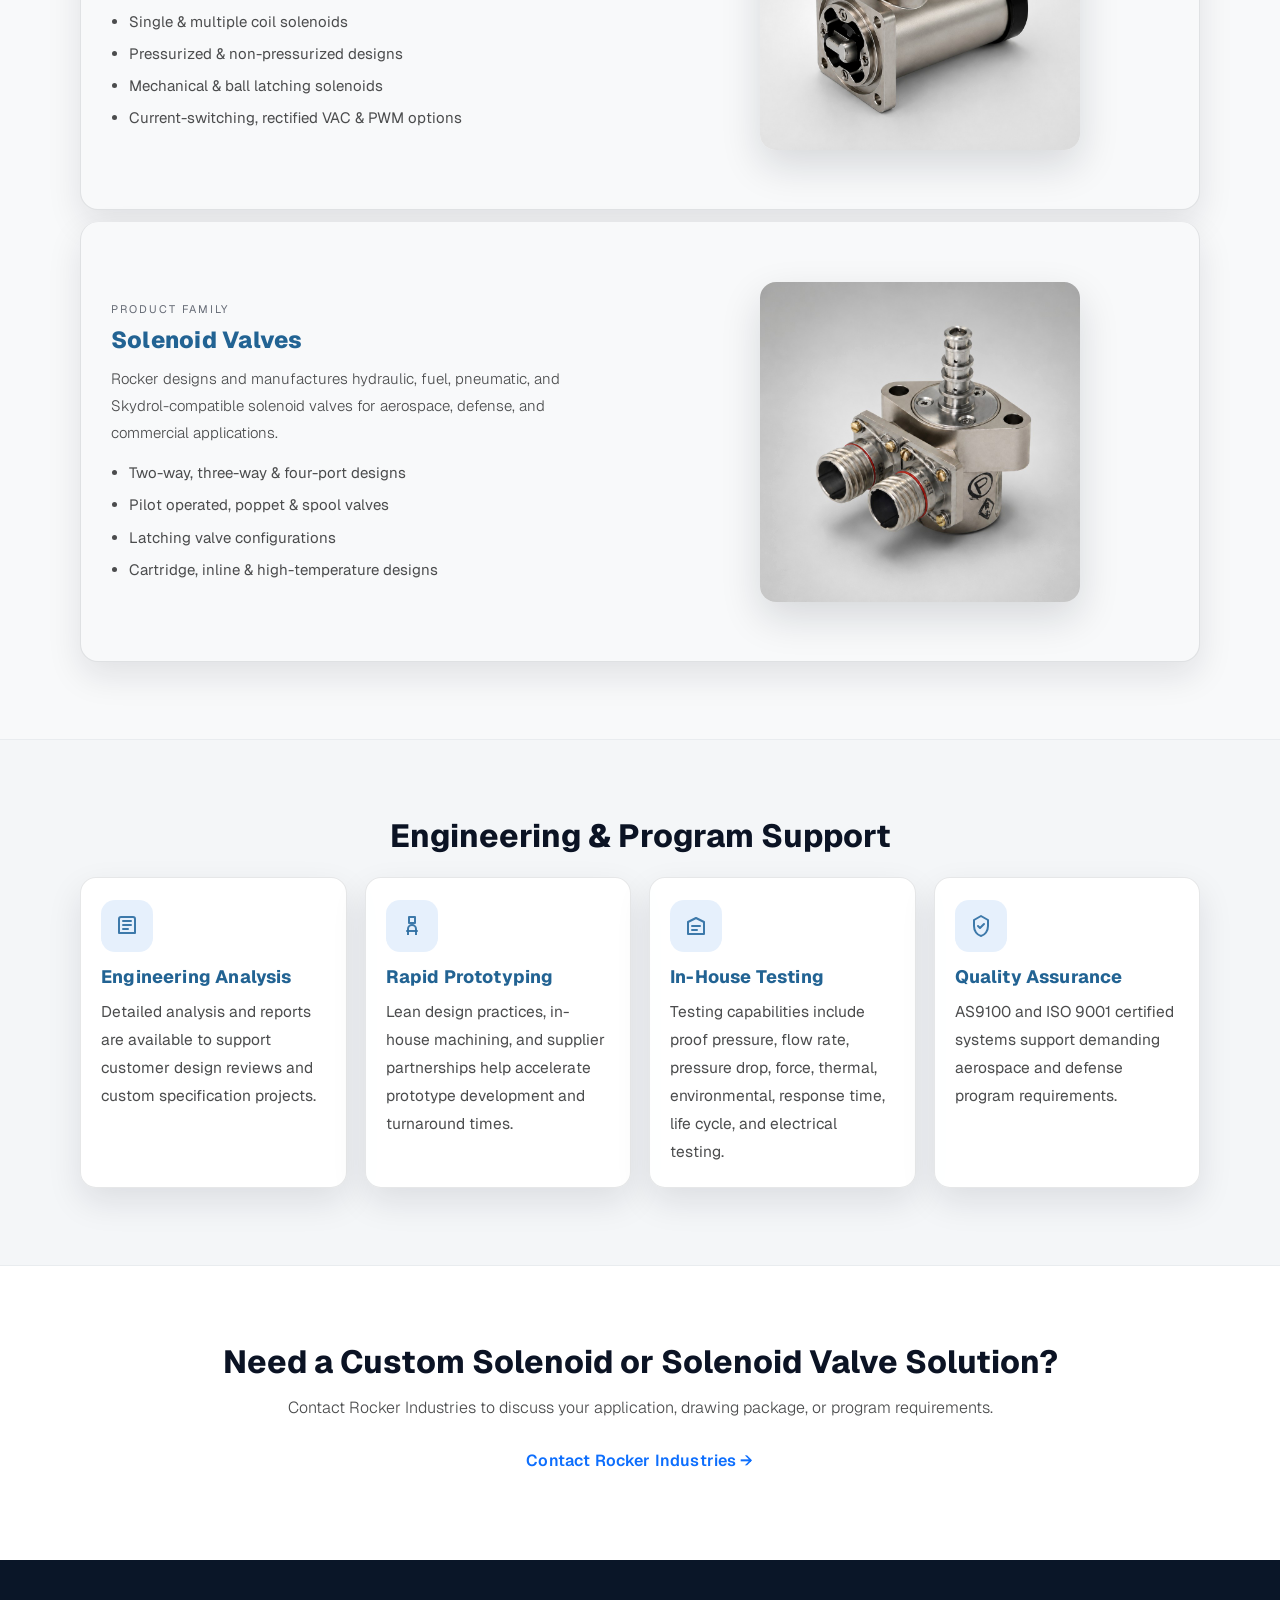
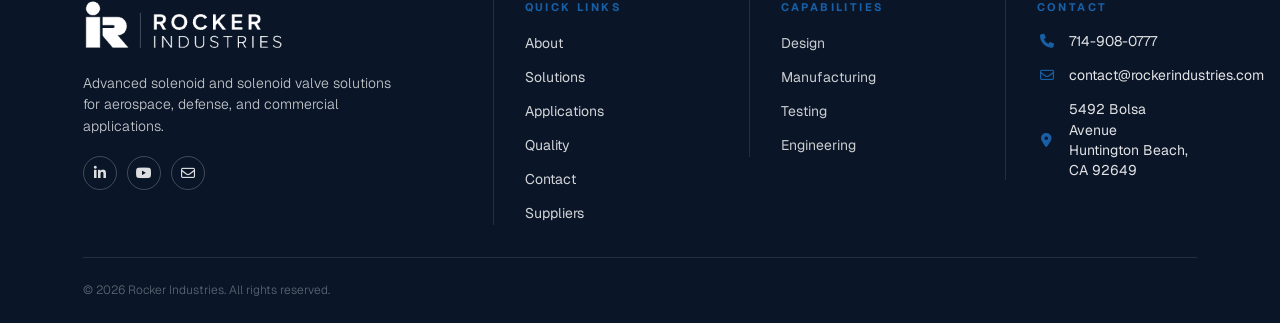
<file: solutions.html>
<!DOCTYPE html>
<html lang="en">
    <head>
        <meta charset="UTF-8" />
        <meta http-equiv="X-UA-Compatible" content="IE=edge" />
        <meta name="viewport" content="width=device-width, initial-scale=1.0" />
        <title>Solutions • Rocker Industries</title>

        <link
            rel="stylesheet"
            href="https://cdn.jsdelivr.net/npm/bootstrap@5.2.0-beta1/dist/css/bootstrap.min.css"
        />
        <link
            rel="stylesheet"
            href="https://cdn.jsdelivr.net/npm/bootstrap@5.2.0-beta1/dist/js/bootstrap.bundle.min.js"
        />
        <link rel="stylesheet" href="index.css" />

        <link rel="preconnect" href="https://fonts.googleapis.com" />
        <link rel="preconnect" href="https://fonts.gstatic.com" crossorigin />
        <link
            href="https://fonts.googleapis.com/css2?family=Geist:wght@100..900&display=swap"
            rel="stylesheet"
        />
        <link
            href="https://fonts.googleapis.com/css2?family=Inter:wght@100..900&display=swap"
            rel="stylesheet"
        />
        <link
            href="https://fonts.googleapis.com/css2?family=Finlandica&family=Open+Sans&family=Poppins:wght@100;200;400;600;700&family=Roboto:ital@1&display=swap"
            rel="stylesheet"
        />
        <link
            href="https://fonts.googleapis.com/css2?family=Open+Sans:wght@400;700&display=swap"
            rel="stylesheet"
        />
        <link
            rel="stylesheet"
            href="https://cdn.jsdelivr.net/npm/@fortawesome/fontawesome-free@6.1.1/css/all.min.css"
            crossorigin="anonymous"
        />
        <link
            href="https://fonts.googleapis.com/css2?family=Lato&family=Open+Sans:wght@400;700&display=swap"
            rel="stylesheet"
        />
        <link
            href="https://fonts.googleapis.com/css2?family=Barlow:wght@300&display=swap"
            rel="stylesheet"
        />

        <style>
            :root {
                --ink: #0b1324;
                --muted: rgba(11, 19, 36, 0.72);
                --soft: #f4f6f8;
                --line: rgba(11, 19, 36, 0.12);
                --brand: #1e6091;
                --accent-muted-blue: rgba(83, 151, 234, 0.9);
                --shadow: 0 14px 34px rgba(16, 24, 40, 0.1);
                --shadow-hover: 0 22px 52px rgba(16, 24, 40, 0.14);
                --radius-lg: 18px;
                --radius-md: 14px;
            }

            /* Page layout helpers */
            .solutions-section {
                padding: clamp(44px, 6vw, 78px) 0;
                background: #ffffff;
            }

            /* Subtle divider between major sections */
            .solutions-section + .solutions-section {
                border-top: 1px solid #e9ecef;
            }

            .solutions-section--alt {
                background: var(--soft);
            }

            .solutions-section--light {
                background: #f8f9fa;
            }

            .solutions-section--white {
                background: #ffffff;
            }

            .solutions-section--dark {
                background: var(--ink);
                color: #ffffff;
            }

            .solutions-section--dark .solutions-title {
                color: #ffffff;
            }

            .solutions-section--dark .solutions-text p {
                color: rgba(255, 255, 255, 0.86);
            }

            .solutions-section--tight-top {
                padding-top: clamp(18px, 3vw, 38px);
            }

            .solutions-inner {
                width: min(1120px, 93%);
                margin: 0 auto;
            }

            .solutions-title {
                margin: 0 0 12px;
                color: var(--ink);
                font-weight: 750;
                font-size: clamp(1.35rem, 2.5vw, 2rem);
                line-height: 1.2;
                text-align: center;
            }

            .solutions-kicker {
                margin: 0 auto;
                max-width: 82ch;
                text-align: center;
                color: #4b4c4d;
                font-size: 16px;
                line-height: 1.85em;
                padding: 0;
            }

            /* Solutions hero: match index.html hero structure/styling */
            .solutions-hero.hero-banner {
                min-height: 560px;
                display: flex;
                align-items: flex-start;
            }

            .solutions-hero .hero-carousel-frame::before {
                background: linear-gradient(
                    to right,
                    #0a1628 0%,
                    #0a1628 35%,
                    rgba(10, 22, 40, 0.7) 55%,
                    rgba(10, 22, 40, 0) 75%
                );
            }

            .solutions-hero .hero-carousel-frame {
                background-image: url("images/Solenoids-Solutions.png");
                background-repeat: no-repeat;
                background-size: 82% auto;
                background-position: center right;
            }

            .solutions-hero .hero-static-img {
                display: none;
            }

            /* Buttons: solid navy primary + ghost secondary */
            .solutions-hero .learn-btn--primary {
                background: linear-gradient(135deg, #1f6fb8 0%, #163f76 100%);
                color: #ffffff;
                box-shadow: 0 12px 26px rgba(10, 22, 40, 0.35);
            }

            .solutions-hero .learn-btn--primary:hover {
                box-shadow: 0 16px 32px rgba(11, 19, 36, 0.42);
            }

            .solutions-hero .learn-btn--secondary {
                background: transparent;
                border: 1px solid rgba(255, 255, 255, 0.65);
                color: #ffffff;
                box-shadow: none;
                backdrop-filter: none;
            }

            .solutions-hero .learn-btn--secondary:hover {
                border-color: rgba(255, 255, 255, 0.9);
                background: transparent;
            }

            /* Move hero copy toward top */
            .solutions-hero .main-text {
                top: 0;
                transform: none;
                padding-top: 110px;
            }

            .solutions-btn-ghost:hover {
                filter: brightness(1.05);
                transform: translateY(-1px);
                background: rgba(255, 255, 255, 0.1);
                border-color: rgba(255, 255, 255, 0.9);
                color: #ffffff;
            }

            /* Section 1: unified editorial split (one image, two pathways) */
            .cepm {
                margin-top: 18px;
                display: grid;
                grid-template-columns: 0.92fr 1.08fr;
                gap: clamp(18px, 3.6vw, 46px);
                align-items: start;
                position: relative;
                isolation: isolate;
            }

            .cepm-top {
                text-align: left;
            }

            .cepm-top .cepm-intro {
                margin-left: 0;
                margin-right: 0;
                text-align: left;
            }

            .cepm-top .cepm-headline {
                text-align: left;
            }

            .solutions-section--light .solutions-title,
            .solutions-section--light .product-subtitle {
                text-align: left;
            }

            .solutions-section--light .product-subtitle {
                margin-left: 0;
                margin-right: 0;
            }

            .cepm-top + .cepm {
                margin-top: clamp(18px, 2.8vw, 28px);
            }

            /* Extremely subtle blueprint linework for depth */
            .cepm::before {
                content: "";
                position: absolute;
                inset: -18px;
                background-image: repeating-linear-gradient(
                        0deg,
                        rgba(11, 19, 36, 0.035) 0,
                        rgba(11, 19, 36, 0.035) 1px,
                        transparent 1px,
                        transparent 24px
                    ),
                    repeating-linear-gradient(
                        90deg,
                        rgba(11, 19, 36, 0.028) 0,
                        rgba(11, 19, 36, 0.028) 1px,
                        transparent 1px,
                        transparent 28px
                    );
                opacity: 0.55;
                pointer-events: none;
                z-index: -1;
                mask-image: radial-gradient(
                    circle at 20% 40%,
                    rgba(0, 0, 0, 0.9) 0%,
                    rgba(0, 0, 0, 0.35) 55%,
                    transparent 78%
                );
            }

            /* A faint divider accent between image and copy */
            .cepm::after {
                content: "";
                position: absolute;
                top: 10px;
                bottom: 10px;
                left: calc(46.7% + 14px);
                width: 1px;
                background: linear-gradient(
                    transparent,
                    rgba(11, 19, 36, 0.08),
                    rgba(83, 151, 234, 0.12),
                    rgba(11, 19, 36, 0.06),
                    transparent
                );
                pointer-events: none;
                z-index: 0;
            }

            .cepm-media {
                border-radius: 16px;
                overflow: hidden;
                border: none;
                background: rgba(11, 19, 36, 0.02);
                box-shadow: 0 22px 58px rgba(11, 19, 36, 0.18);
                aspect-ratio: 16 / 12;
                max-height: 520px;
                position: relative;
                z-index: 1;
            }

            .cepm-media::after {
                content: "";
                position: absolute;
                inset: 0;
                background: linear-gradient(
                    135deg,
                    rgba(11, 19, 36, 0.12) 0%,
                    rgba(11, 19, 36, 0) 42%,
                    rgba(11, 19, 36, 0.18) 100%
                );
                pointer-events: none;
            }

            .cepm-media img {
                width: 100%;
                height: 100%;
                object-fit: cover;
                display: block;
                transform: scale(1.01);
                transition: transform 320ms ease, filter 320ms ease;
            }

            .cepm:hover .cepm-media img {
                transform: scale(1.03);
                filter: saturate(1.02) contrast(1.02);
            }

            .cepm-headline {
                margin: 0;
                color: var(--ink);
                font-weight: 760;
                font-size: clamp(1.35rem, 2.5vw, 2rem);
                line-height: 1.2;
                letter-spacing: 0.01em;
            }

            .cepm-intro {
                margin: 6px 0 0;
                padding: 0;
                color: rgba(11, 19, 36, 0.72);
                font-size: 15px;
                line-height: 1.75em;
                max-width: 74ch;
            }

            .cepm-paths {
                margin-top: 18px;
                display: grid;
                grid-template-columns: 1fr;
                gap: 22px;
            }

            .cepm-path {
                padding-left: 14px;
                border-left: 2px solid rgba(83, 151, 234, 0.35);
                position: relative;
                z-index: 1;
            }

            .cepm-label {
                display: inline-block;
                font-size: 11px;
                letter-spacing: 0.18em;
                text-transform: uppercase;
                color: rgba(11, 19, 36, 0.55);
                margin: 0 0 10px;
            }

            .cepm-title {
                margin: 0 0 8px;
                font-size: 18px;
                font-weight: 820;
                color: rgba(30, 96, 145, 0.98);
                letter-spacing: 0.01em;
            }

            .cepm-body {
                margin: 0;
                padding: 0;
                color: #4b4c4d;
                line-height: 1.85em;
                font-weight: 400;
                font-size: 15px;
                max-width: 74ch;
                text-align: left;
            }

            /* capability tags removed */

            /* Section 2: product solutions (light editorial layout) */
            .product-subtitle {
                margin: 6px auto 0;
                max-width: 70ch;
                padding: 0;
                text-align: center;
                color: rgba(11, 19, 36, 0.72);
                font-size: 15.5px;
                line-height: 1.8em;
            }

            .product-features {
                margin-top: 16px;
                display: grid;
                grid-template-columns: 1fr;
                gap: 12px;
            }

            .product-feature {
                border-radius: 18px;
                overflow: hidden;
                border: 1px solid rgba(11, 19, 36, 0.1);
                box-shadow: 0 14px 34px rgba(16, 24, 40, 0.1);
                background: #f8f9fa;
                display: grid;
                grid-template-columns: 1fr 1fr;
                min-height: clamp(360px, 38vw, 440px);
                align-items: stretch;
                position: relative;
                isolation: isolate;
            }

            .product-feature--reverse {
                grid-template-columns: 1fr 1fr;
            }

            .product-feature + .product-feature {
                padding-top: 0;
                border-top: none;
            }

            .product-panel {
                position: relative;
                padding: clamp(20px, 3vw, 30px);
                padding-left: clamp(20px, 3vw, 30px);
                background: transparent;
                color: var(--ink);
                display: flex;
                flex-direction: column;
                justify-content: center;
                z-index: 1;
            }

            .product-panel::before {
                content: none;
            }

            .product-panel > * {
                position: relative;
                z-index: 1;
            }

            .product-kicker {
                font-size: 11px;
                letter-spacing: 0.18em;
                text-transform: uppercase;
                color: rgba(11, 19, 36, 0.62);
                margin: 0 0 10px;
            }

            .product-heading {
                margin: 0 0 10px;
                font-weight: 820;
                font-size: clamp(1.15rem, 2vw, 1.45rem);
                line-height: 1.2;
                letter-spacing: 0.01em;
                color: rgba(30, 96, 145, 0.98);
            }

            .product-body {
                margin: 0;
                padding: 0;
                color: #4b4c4d;
                line-height: 1.8em;
                font-size: 15px;
                max-width: 56ch;
            }

            .product-list {
                margin: 14px 0 0;
                padding-left: 18px;
                color: #4b4c4d;
                line-height: 1.75em;
                font-size: 15px;
            }

            .product-list li + li {
                margin-top: 6px;
            }

            .product-visual {
                position: relative;
                overflow: hidden;
                background: transparent;
                display: flex;
                align-items: center;
                justify-content: center;
                padding: clamp(18px, 2.6vw, 26px);
            }

            .product-visual::before {
                content: none;
            }

            .product-visual img.main {
                position: relative;
                width: 100%;
                max-width: 320px;
                margin: 0;
                height: auto;
                object-fit: cover;
                display: block;
                border-radius: 16px;
                box-shadow: 0 16px 40px rgba(11, 19, 36, 0.14);
                transform: none;
                filter: saturate(1.02) contrast(1.02);
                transition: transform 360ms ease, filter 360ms ease;
            }

            .product-feature:hover .product-visual img.main {
                transform: scale(1.015);
            }

            .product-panel,
            .product-feature--reverse .product-panel {
                border: none;
            }

            /* Section 3: premium/simple text */
            .solutions-text {
                max-width: 86ch;
                margin: 0 auto;
                text-align: center;
            }

            .solutions-text p {
                margin: 0;
                padding: 0;
                color: #4b4c4d;
                font-size: 16px;
                line-height: 1.9em;
            }

            .solutions-text p + p {
                margin-top: 12px;
            }

            /* Section 4: 4 capability cards (match About capability cards feel) */
            .cap-grid {
                display: grid;
                grid-template-columns: repeat(4, minmax(0, 1fr));
                gap: 18px;
                margin-top: 22px;
            }

            .cap-card {
                background: rgba(255, 255, 255, 0.92);
                border: 1px solid rgba(11, 19, 36, 0.1);
                border-radius: 16px;
                padding: 22px 20px;
                box-shadow: var(--shadow);
                transition: transform 0.2s ease, box-shadow 0.2s ease;
            }

            .cap-card:hover {
                transform: translateY(-5px);
                box-shadow: var(--shadow-hover);
            }

            .cap-icon {
                width: 52px;
                height: 52px;
                border-radius: 14px;
                background: rgba(83, 151, 234, 0.14);
                display: flex;
                align-items: center;
                justify-content: center;
                margin: 0 0 14px;
                color: rgba(47, 111, 163, 0.92);
                transition: color 200ms ease, background 200ms ease,
                    transform 200ms ease;
            }

            .cap-card:hover .cap-icon {
                color: rgba(83, 151, 234, 0.98);
                background: rgba(83, 151, 234, 0.2);
                transform: translateY(-1px);
            }

            .cap-card h3 {
                margin: 0 0 10px;
                font-size: 18px;
                font-weight: 750;
                color: rgba(30, 96, 145, 0.98);
                letter-spacing: 0.01em;
            }

            .cap-card p {
                margin: 0;
                padding: 0;
                color: #4b4c4d;
                line-height: 1.8em;
                font-weight: 400;
                font-size: 15.5px;
            }

            /* Final CTA */
            .final-cta {
                text-align: center;
            }

            .final-cta .solutions-kicker {
                max-width: 72ch;
            }

            /* Subtle reveal animation */
            .reveal {
                opacity: 0;
                transform: translateY(10px);
                transition: opacity 0.3s ease, transform 0.3s ease;
            }

            .reveal.is-visible {
                opacity: 1;
                transform: translateY(0);
            }

            /* Fade-in + slight slide for sections */
            .solutions-section {
                opacity: 0;
                transform: translateY(10px);
                transition: opacity 0.3s ease, transform 0.3s ease;
            }

            .solutions-section.is-visible {
                opacity: 1;
                transform: translateY(0);
            }

            /* Hover lift on product family rows */
            .product-feature {
                transition: transform 0.3s ease, box-shadow 0.3s ease;
            }

            .product-feature:hover {
                transform: translateY(-2px);
                box-shadow: 0 18px 42px rgba(11, 19, 36, 0.12);
            }

            /* Very slight image zoom on hover (<= 0.3s) */
            .product-visual img.main {
                transition: transform 0.3s ease, filter 0.3s ease;
            }

            .product-feature:hover .product-visual img.main {
                transform: scale(1.02);
            }

            @media (prefers-reduced-motion: reduce) {
                .cepm-media img,
                .product-feature,
                .product-visual img.main,
                .product-card,
                .cap-card,
                .product-card:hover .product-media .thumb,
                .reveal,
                .solutions-section,
                .nav-links ul li a::before {
                    transition: none !important;
                }
                .reveal {
                    opacity: 1;
                    transform: none;
                }
                .solutions-section {
                    opacity: 1;
                    transform: none;
                }
            }

            /* Responsive */
            @media (max-width: 980px) {
                .cepm {
                    grid-template-columns: 1fr;
                }
                .cepm::after {
                    content: none;
                }
                .cepm-media {
                    aspect-ratio: 16 / 10;
                }
                .product-feature,
                .product-feature--reverse {
                    grid-template-columns: 1fr;
                }
                .product-feature {
                    min-height: unset;
                }
                .product-visual {
                    min-height: 240px;
                }
                .product-visual img.main {
                    max-height: 320px;
                    width: 100%;
                    max-width: 320px;
                }
                .product-panel,
                .product-feature--reverse .product-panel {
                    border-left: none;
                    border-right: none;
                    border-bottom: 1px solid rgba(11, 19, 36, 0.08);
                }
                .cap-grid {
                    grid-template-columns: repeat(2, minmax(0, 1fr));
                }
            }

            @media (max-width: 560px) {
                .cap-grid {
                    grid-template-columns: 1fr;
                }
            }
        </style>
    </head>

    <body>
        <!-- Navbar (match index.html exactly) -->
        <section class="header">
            <nav>
                <div>
                    <a href="index.html" class="logotext"
                        ><img src="images/rocker-logo-redesign.png" alt=""
                    /></a>
                </div>

                <div class="nav-links" id="navLinks">
                    <i class="fa-solid fa-xmark" onclick="hideMenu()"></i>

                    <ul>
                        <li><a href="about.html">About</a></li>
                        <li><a href="solutions.html" class="nav-link--active">Solutions</a></li>
                        <li><a href="applications.html">Applications</a></li>
                        <li><a href="quality.html">Quality</a></li>
                        <li><a href="contact.html">Contact</a></li>
                    </ul>
                    <a
                        href="suppliers.html"
                        class="nav-link--suppliers-text nav-link--suppliers--drawer"
                        >Supplier Resources</a
                    >
                </div>
                <a
                    href="suppliers.html"
                    class="nav-link--suppliers-text nav-link--suppliers--bar"
                    >Supplier Resources</a
                >
                <i class="fa-solid fa-bars" onclick="showMenu()"></i>
            </nav>
        </section>

        <!-- HERO SECTION -->
        <section class="hero-banner solutions-hero">
            <div class="hero-carousel-frame" aria-hidden="true">
                <img
                    src="images/Solenoids-Solutions.png"
                    class="hero-static-img"
                    alt=""
                />
            </div>
            <div class="main-text reveal">
                <div class="hero-copy">
                    <h1>Custom Solenoid and Solenoid Valve Solutions</h1>
                    <p>
                        Precision-engineered solenoids and solenoid valves for aerospace,
                        defense, and commercial applications.
                    </p>
                    <div class="hero-ctas">
                        <a
                            href="contact.html"
                            class="learn-btn learn-btn--primary"
                            >Contact Our Team →</a
                        >
                        <a
                            href="#capabilities"
                            class="learn-btn learn-btn--secondary"
                            >View Capabilities →</a
                        >
                    </div>
                </div>
            </div>
        </section>

        <!-- SECTION 1 -->
        <section class="solutions-section solutions-section--white solutions-section--tight-top">
            <div class="solutions-inner">
                <div class="cepm-top reveal">
                    <h2 class="cepm-headline">
                        Custom Engineered. Precision Manufactured.
                    </h2>
                    <p class="cepm-intro">
                        Whether developing a new solution or manufacturing to an
                        existing design, Rocker provides responsive engineering
                        support and dependable execution from prototype through
                        production.
                    </p>
                </div>

                <div class="cepm reveal">
                    <div class="cepm-media" aria-hidden="true">
                        <img
                            src="images/solenoid-workstation.png"
                            alt=""
                        />
                    </div>

                    <div>
                        <div class="cepm-paths">
                            <div class="cepm-path">
                                <div class="cepm-label">Engineering Support</div>
                                <h3 class="cepm-title">
                                    Custom Design &amp; Development
                                </h3>
                                <p class="cepm-body">
                                    Rocker supports customers from concept
                                    development through analysis, prototyping,
                                    testing, and production for new and
                                    application-specific solenoid and solenoid
                                    valve requirements.
                                </p>
                            </div>

                            <div class="cepm-path">
                                <div class="cepm-label">
                                    Precision Manufacturing
                                </div>
                                <h3 class="cepm-title">
                                    Build-to-Print Manufacturing
                                </h3>
                                <p class="cepm-body">
                                    For established designs, Rocker manufactures
                                    to customer drawings, specifications, and
                                    processes with the precision, quality, and
                                    consistency required for demanding aerospace
                                    and defense applications.
                                </p>
                            </div>
                        </div>
                    </div>
                </div>
            </div>
        </section>

        <!-- SECTION 2 -->
        <section class="solutions-section solutions-section--light solutions-section--tight-top">
            <div class="solutions-inner">
                <h2 class="solutions-title reveal">Product Solutions</h2>
                <p class="product-subtitle reveal">
                    Engineered for demanding aerospace, defense, and commercial
                    applications.
                </p>

                <div class="product-features">
                    <article class="product-feature reveal" id="solenoids">
                        <div class="product-panel">
                            <div class="product-kicker">Product Family</div>
                            <h3 class="product-heading">Solenoids</h3>
                            <p class="product-body">
                                Rocker manufactures a wide range of solenoids for
                                actuation needs, including custom and
                                production-ready configurations for demanding
                                applications.
                            </p>
                            <ul class="product-list">
                                <li>Single &amp; multiple coil solenoids</li>
                                <li>Pressurized &amp; non-pressurized designs</li>
                                <li>Mechanical &amp; ball latching solenoids</li>
                                <li>
                                    Current-switching, rectified VAC &amp; PWM
                                    options
                                </li>
                            </ul>
                        </div>
                        <div class="product-visual" aria-hidden="true">
                            <img class="main" src="images/solenoid10.png" alt="" />
                        </div>
                    </article>

                    <article class="product-feature reveal" id="valves">
                        <div class="product-panel">
                            <div class="product-kicker">Product Family</div>
                            <h3 class="product-heading">Solenoid Valves</h3>
                            <p class="product-body">
                                Rocker designs and manufactures hydraulic, fuel,
                                pneumatic, and Skydrol-compatible solenoid valves
                                for aerospace, defense, and commercial
                                applications.
                            </p>
                            <ul class="product-list">
                                <li>Two-way, three-way &amp; four-port designs</li>
                                <li>Pilot operated, poppet &amp; spool valves</li>
                                <li>Latching valve configurations</li>
                                <li>
                                    Cartridge, inline &amp; high-temperature designs
                                </li>
                            </ul>
                        </div>
                        <div class="product-visual" aria-hidden="true">
                            <img class="main" src="images/solenoidvalve9.png" alt="" />
                        </div>
                    </article>
                </div>
            </div>
        </section>

        <!-- SECTION 4 -->
        <section class="solutions-section solutions-section--alt" id="capabilities">
            <div class="solutions-inner">
                <h2 class="solutions-title reveal">Engineering &amp; Program Support</h2>

                <div class="cap-grid">
                    <article class="cap-card reveal">
                        <div class="cap-icon" aria-hidden="true">
                            <svg
                                viewBox="0 0 24 24"
                                width="24"
                                height="24"
                                fill="none"
                                xmlns="http://www.w3.org/2000/svg"
                            >
                                <path
                                    d="M4 19V5a2 2 0 0 1 2-2h12a2 2 0 0 1 2 2v14H4Z"
                                    stroke="currentColor"
                                    stroke-width="2"
                                    stroke-linejoin="round"
                                />
                                <path
                                    d="M8 7h8"
                                    stroke="currentColor"
                                    stroke-width="2"
                                    stroke-linecap="round"
                                />
                                <path
                                    d="M8 11h8"
                                    stroke="currentColor"
                                    stroke-width="2"
                                    stroke-linecap="round"
                                />
                                <path
                                    d="M8 15h5"
                                    stroke="currentColor"
                                    stroke-width="2"
                                    stroke-linecap="round"
                                />
                            </svg>
                        </div>
                        <h3>Engineering Analysis</h3>
                        <p>
                            Detailed analysis and reports are available to
                            support customer design reviews and custom
                            specification projects.
                        </p>
                    </article>

                    <article class="cap-card reveal">
                        <div class="cap-icon" aria-hidden="true">
                            <svg
                                viewBox="0 0 24 24"
                                width="24"
                                height="24"
                                fill="none"
                                xmlns="http://www.w3.org/2000/svg"
                            >
                                <path
                                    d="M7 17h10"
                                    stroke="currentColor"
                                    stroke-width="2"
                                    stroke-linecap="round"
                                />
                                <path
                                    d="M9 3h6v6H9V3Z"
                                    stroke="currentColor"
                                    stroke-width="2"
                                    stroke-linejoin="round"
                                />
                                <path
                                    d="M8 21v-6a4 4 0 0 1 4-4h0a4 4 0 0 1 4 4v6"
                                    stroke="currentColor"
                                    stroke-width="2"
                                    stroke-linejoin="round"
                                />
                            </svg>
                        </div>
                        <h3>Rapid Prototyping</h3>
                        <p>
                            Lean design practices, in-house machining, and
                            supplier partnerships help accelerate prototype
                            development and turnaround times.
                        </p>
                    </article>

                    <article class="cap-card reveal">
                        <div class="cap-icon" aria-hidden="true">
                            <svg
                                viewBox="0 0 24 24"
                                width="24"
                                height="24"
                                fill="none"
                                xmlns="http://www.w3.org/2000/svg"
                            >
                                <path
                                    d="M4 20V8l8-4 8 4v12H4Z"
                                    stroke="currentColor"
                                    stroke-width="2"
                                    stroke-linejoin="round"
                                />
                                <path
                                    d="M8 12h8"
                                    stroke="currentColor"
                                    stroke-width="2"
                                    stroke-linecap="round"
                                />
                                <path
                                    d="M8 16h5"
                                    stroke="currentColor"
                                    stroke-width="2"
                                    stroke-linecap="round"
                                />
                            </svg>
                        </div>
                        <h3>In-House Testing</h3>
                        <p>
                            Testing capabilities include proof pressure, flow
                            rate, pressure drop, force, thermal, environmental,
                            response time, life cycle, and electrical testing.
                        </p>
                    </article>

                    <article class="cap-card reveal">
                        <div class="cap-icon" aria-hidden="true">
                            <svg
                                viewBox="0 0 24 24"
                                width="24"
                                height="24"
                                fill="none"
                                xmlns="http://www.w3.org/2000/svg"
                            >
                                <path
                                    d="M12 2l7 4v6c0 5-3 9-7 10-4-1-7-5-7-10V6l7-4Z"
                                    stroke="currentColor"
                                    stroke-width="2"
                                    stroke-linejoin="round"
                                />
                                <path
                                    d="M9 12l2 2 4-4"
                                    stroke="currentColor"
                                    stroke-width="2"
                                    stroke-linecap="round"
                                    stroke-linejoin="round"
                                />
                            </svg>
                        </div>
                        <h3>Quality Assurance</h3>
                        <p>
                            AS9100 and ISO 9001 certified systems support
                            demanding aerospace and defense program requirements.
                        </p>
                    </article>
                </div>
            </div>
        </section>

        <!-- FINAL CTA SECTION -->
        <section class="solutions-section">
            <div class="solutions-inner final-cta">
                <h2 class="solutions-title reveal">
                    Need a Custom Solenoid or Solenoid Valve Solution?
                </h2>
                <p class="solutions-kicker reveal">
                    Contact Rocker Industries to discuss your application,
                    drawing package, or program requirements.
                </p>
                <div style="margin-top: 16px" class="reveal">
                    <a href="contact.html" class="learn-btn"
                        >Contact Rocker Industries →</a
                    >
                </div>
            </div>
        </section>

        <footer class="site-footer">
            <div class="footer-inner">
                <div class="footer-col footer-col--brand">
                    <a href="index.html" class="footer-logo-link">
                        <img
                            class="footer-logo"
                            src="images/rocker-logo-redesign.png"
                            alt="Rocker Industries"
                        />
                    </a>
                    <p class="footer-desc">
                        Advanced solenoid and solenoid valve solutions for
                        aerospace, defense, and commercial applications.
                    </p>
                    <div class="footer-social">
                        <a
                            class="footer-social-link"
                            href="https://www.linkedin.com/company/rocker-industries/"
                            aria-label="LinkedIn"
                            target="_blank"
                            rel="noopener noreferrer"
                            ><i class="fa-brands fa-linkedin-in"></i
                        ></a>
                        <a
                            class="footer-social-link"
                            href="https://www.youtube.com/@rockerindustries7355"
                            aria-label="YouTube"
                            target="_blank"
                            rel="noopener noreferrer"
                            ><i class="fa-brands fa-youtube"></i
                        ></a>
                        <a
                            class="footer-social-link"
                            href="mailto:contact@rockerindustries.com"
                            aria-label="Email"
                            ><i class="fa-regular fa-envelope"></i
                        ></a>
                    </div>
                </div>
                <div class="footer-col footer-col--links">
                    <div class="footer-title">Quick Links</div>
                    <ul class="footer-links">
                        <li><a href="about.html">About</a></li>
                        <li><a href="solutions.html">Solutions</a></li>
                        <li><a href="applications.html">Applications</a></li>
                        <li><a href="quality.html">Quality</a></li>
                        <li><a href="contact.html">Contact</a></li>
                        <li><a href="suppliers.html">Suppliers</a></li>
                    </ul>
                </div>
                <div class="footer-col footer-col--capabilities">
                    <div class="footer-title">Capabilities</div>
                    <ul class="footer-links">
                        <li><span class="footer-plain">Design</span></li>
                        <li><span class="footer-plain">Manufacturing</span></li>
                        <li><span class="footer-plain">Testing</span></li>
                        <li><span class="footer-plain">Engineering</span></li>
                    </ul>
                </div>
                <div class="footer-col footer-col--contact">
                    <div class="footer-title">Contact</div>
                    <ul class="footer-contact-list">
                        <li class="footer-contact-row">
                            <span class="footer-contact-icon" aria-hidden="true"
                                ><i class="fa-solid fa-phone"></i
                            ></span>
                            <a href="tel:714-908-0777">714-908-0777</a>
                        </li>
                        <li class="footer-contact-row">
                            <span class="footer-contact-icon" aria-hidden="true"
                                ><i class="fa-regular fa-envelope"></i
                            ></span>
                            <a href="mailto:contact@rockerindustries.com"
                                >contact@rockerindustries.com</a
                            >
                        </li>
                        <li class="footer-contact-row">
                            <span class="footer-contact-icon" aria-hidden="true"
                                ><i class="fa-solid fa-location-dot"></i
                            ></span>
                            <span class="footer-contact-text"
                                >5492 Bolsa Avenue<br />
                                Huntington Beach, CA 92649</span
                            >
                        </li>
                    </ul>
                </div>
                <div class="footer-copyright-wrap">
                    <p id="footerCopyright" class="footer-copyright">
                        © 2026 Rocker Industries. All rights reserved.
                    </p>
                </div>
            </div>
        </footer>

        <script src="https://cdnjs.cloudflare.com/ajax/libs/jquery/3.2.1/jquery.min.js"></script>
        <script src="https://cdnjs.cloudflare.com/ajax/libs/twitter-bootstrap/4.1.3/js/bootstrap.bundle.min.js"></script>

        <script
            src="https://cdn.jsdelivr.net/npm/@popperjs/core@2.11.5/dist/umd/popper.min.js"
            integrity="sha384-Xe+8cL9oJa6tN/veChSP7q+mnSPaj5Bcu9mPX5F5xIGE0DVittaqT5lorf0EI7Vk"
            crossorigin="anonymous"
        ></script>
        <script
            src="https://cdn.jsdelivr.net/npm/bootstrap@5.2.0-beta1/dist/js/bootstrap.min.js"
            integrity="sha384-kjU+l4N0Yf4ZOJErLsIcvOU2qSb74wXpOhqTvwVx3OElZRweTnQ6d31fXEoRD1Jy"
            crossorigin="anonymous"
        ></script>

        <script>
            var navLinks = document.getElementById("navLinks");

            function showMenu() {
                navLinks.style.right = "0";
            }

            function hideMenu() {
                navLinks.style.right = "-200px";
            }

            (function () {
                var startYear = 2026;
                var nowYear = new Date().getFullYear();
                var yearText =
                    nowYear > startYear ? startYear + "–" + nowYear : "" + startYear;
                var el = document.getElementById("footerCopyright");
                if (el) {
                    el.textContent =
                        "© " +
                        yearText +
                        " Rocker Industries. All rights reserved.";
                }
            })();

            (function () {
                var prefersReduced =
                    window.matchMedia &&
                    window.matchMedia("(prefers-reduced-motion: reduce)").matches;
                if (prefersReduced) return;

                var els = Array.prototype.slice.call(
                    document.querySelectorAll(".reveal, .solutions-section")
                );
                if (!("IntersectionObserver" in window)) {
                    els.forEach(function (el) {
                        el.classList.add("is-visible");
                    });
                    return;
                }

                var io = new IntersectionObserver(
                    function (entries) {
                        entries.forEach(function (entry) {
                            if (entry.isIntersecting) {
                                entry.target.classList.add("is-visible");
                                io.unobserve(entry.target);
                            }
                        });
                    },
                    { threshold: 0.12, rootMargin: "0px 0px -8% 0px" }
                );

                els.forEach(function (el) {
                    io.observe(el);
                });
            })();
        </script>
    </body>
</html>
</file>
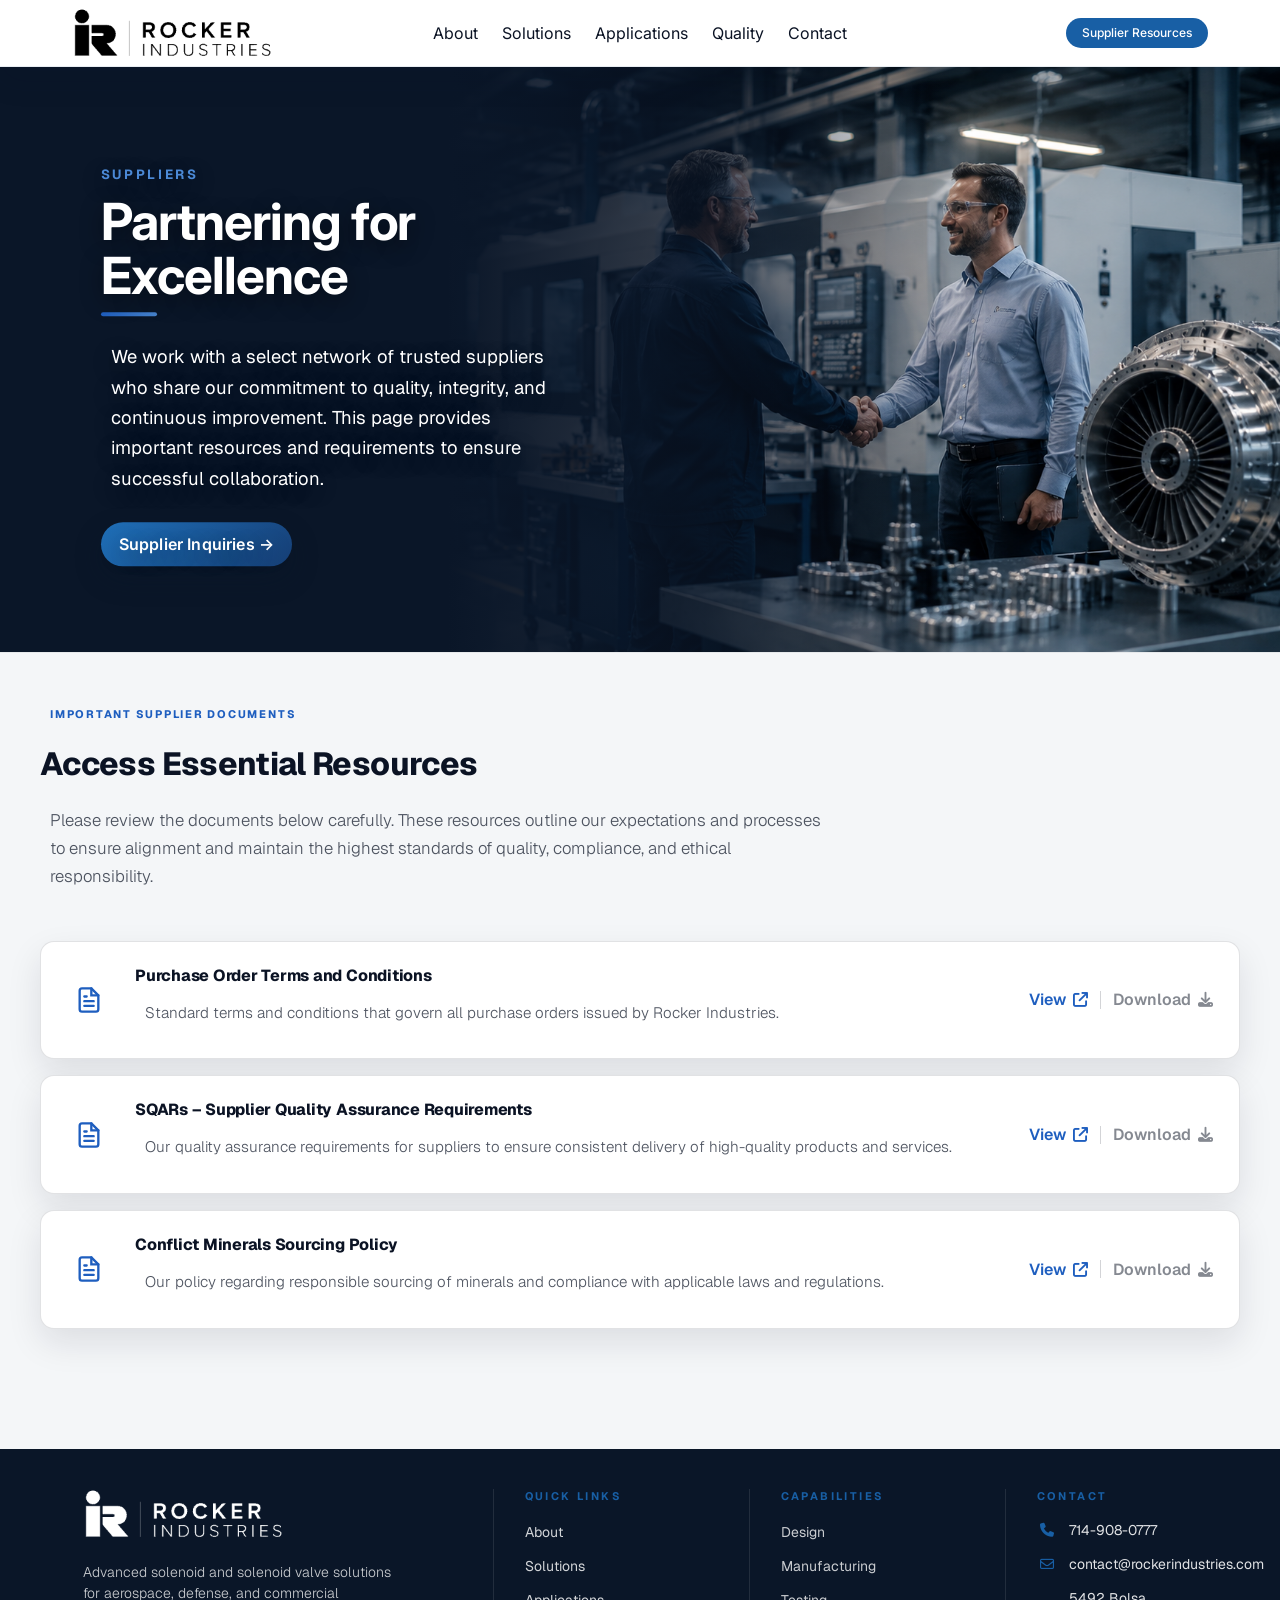
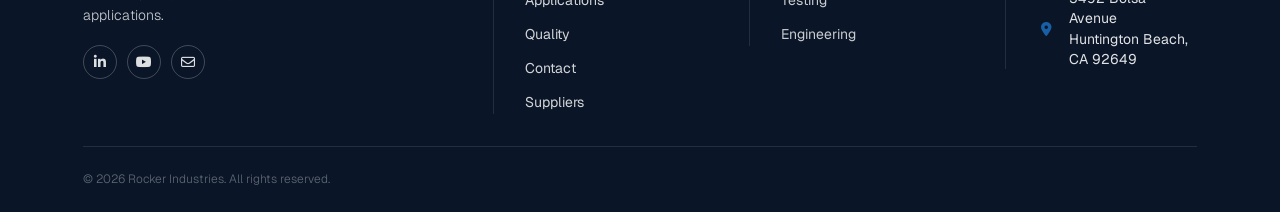
<file: suppliers.html>
<!DOCTYPE html>
<html lang="en">
    <head>
        <meta charset="UTF-8" />
        <meta http-equiv="X-UA-Compatible" content="IE=edge" />
        <meta name="viewport" content="width=device-width, initial-scale=1.0" />
        <title>Suppliers • Rocker Industries</title>

        <link rel="preconnect" href="https://fonts.googleapis.com" />
        <link rel="preconnect" href="https://fonts.gstatic.com" crossorigin />
        <link
            href="https://fonts.googleapis.com/css2?family=Geist:wght@100..900&display=swap"
            rel="stylesheet"
        />
        <link
            href="https://fonts.googleapis.com/css2?family=Inter:wght@100..900&display=swap"
            rel="stylesheet"
        />
        <link
            href="https://fonts.googleapis.com/css2?family=Open+Sans:wght@400;700&family=Lato&family=Barlow:wght@300&family=Finlandica&family=Poppins:wght@100;200;400;600;700&family=Roboto:ital@1&display=swap"
            rel="stylesheet"
        />

        <link
            rel="stylesheet"
            href="https://cdn.jsdelivr.net/npm/bootstrap@5.2.0-beta1/dist/css/bootstrap.min.css"
        />
        <link
            rel="stylesheet"
            href="https://cdn.jsdelivr.net/npm/@fortawesome/fontawesome-free@6.1.1/css/all.min.css"
            crossorigin="anonymous"
        />

        <link rel="stylesheet" href="index.css" />

        <style>
            :root {
                --ink: #0b1324;
                --muted: rgba(11, 19, 36, 0.72);
                --soft: #f4f6f8;
                --line: rgba(11, 19, 36, 0.12);
                --brand: #1e6091;
                --accent-blue: #1e5ebf;
                --accent-muted-blue: rgba(83, 151, 234, 0.9);
                --navy-deep: #0b1b2b;
                --navy-hero: #0a1628;
                --shadow: 0 14px 34px rgba(16, 24, 40, 0.1);
                --radius-lg: 18px;
                --radius-md: 14px;
            }

            html,
            body,
            h1,
            h2,
            h3,
            h4,
            h5,
            h6,
            p,
            a,
            li,
            span,
            button,
            input,
            select,
            textarea {
                font-family: "Geist", system-ui, -apple-system,
                    BlinkMacSystemFont, "Segoe UI", sans-serif !important;
            }

            .nav-links ul li a,
            .nav-links a.nav-link--suppliers-text,
            a.nav-link--suppliers-text.nav-link--suppliers--bar,
            .hero-banner h1,
            .hero-banner .learn-btn,
            .hero-banner [class$="btn-ghost"] {
                font-family: "Inter", system-ui, -apple-system,
                    BlinkMacSystemFont, "Segoe UI", sans-serif !important;
            }

            body {
                color: var(--ink);
                background: #ffffff;
            }

            /* ========== Hero ========== */
            .suppliers-hero {
                display: flex;
                align-items: flex-start;
                padding-top: 80px;
            }

            .suppliers-hero .hero-carousel-frame::before {
                background: linear-gradient(
                    to right,
                    #0a1628 0%,
                    #0a1628 35%,
                    rgba(10, 22, 40, 0.7) 55%,
                    rgba(10, 22, 40, 0) 75%
                );
            }

            .suppliers-hero .hero-carousel-frame {
                background: #0a1628;
            }

            .suppliers-hero .hero-carousel-frame img {
                position: absolute;
                top: 0;
                right: 0;
                height: 100%;
                width: 76%;
                object-fit: cover;
                object-position: right center;
            }

            .suppliers-hero .hero-since {
                color: var(--accent-muted-blue);
                font-weight: 700;
                letter-spacing: 0.2em;
            }

            .suppliers-hero .advantage-accent {
                width: 56px;
                height: 4px;
                margin: 10px 0 16px;
                background: linear-gradient(
                    90deg,
                    var(--accent-blue),
                    rgba(83, 151, 234, 0.85)
                );
                border-radius: 2px;
            }

            .suppliers-hero .hero-copy p {
                max-width: 52ch;
                line-height: 1.65;
            }

            /* ========== Documents ========== */
            .suppliers-docs {
                background: var(--soft);
                padding: 40px 0 120px;
                border-top: 1px solid rgba(11, 19, 36, 0.06);
            }

            .suppliers-docs-inner {
                width: min(1200px, 94%);
                margin: 0 auto;
            }

            .suppliers-eyebrow {
                margin: 0 0 10px;
                font-size: 11px;
                font-weight: 750;
                letter-spacing: 0.16em;
                text-transform: uppercase;
                color: var(--accent-blue);
            }

            .suppliers-docs h2 {
                margin: 0 0 14px;
                text-align: left;
                font-size: clamp(1.45rem, 2.6vw, 2rem);
                font-weight: 760;
                letter-spacing: -0.02em;
                color: var(--ink);
            }

            .suppliers-docs-intro {
                margin: 0 0 clamp(28px, 4vw, 40px);
                max-width: 72ch;
                color: var(--muted);
                font-size: clamp(0.95rem, 1.35vw, 1.05rem);
                line-height: 1.65;
            }

            .suppliers-doc-list {
                list-style: none;
                padding: 0;
                margin: 0;
                display: flex;
                flex-direction: column;
                gap: 16px;
            }

            .suppliers-doc-card {
                display: grid;
                grid-template-columns: auto minmax(0, 1fr) auto;
                gap: clamp(14px, 2.5vw, 24px);
                align-items: center;
                padding: clamp(18px, 2.5vw, 24px) clamp(18px, 2.5vw, 26px);
                background: #ffffff;
                border: 1px solid var(--line);
                border-radius: var(--radius-md);
                box-shadow: var(--shadow);
                transition: box-shadow 0.2s ease, transform 0.2s ease;
            }

            .suppliers-doc-card:hover {
                box-shadow: 0 18px 40px rgba(16, 24, 40, 0.12);
                transform: translateY(-2px);
            }

            .suppliers-doc-icon {
                width: 44px;
                height: 44px;
                display: flex;
                align-items: center;
                justify-content: center;
                color: var(--accent-blue);
                flex-shrink: 0;
            }

            .suppliers-doc-icon svg {
                display: block;
            }

            .suppliers-doc-body h3 {
                margin: 0 0 6px;
                font-size: clamp(1rem, 1.25vw, 1.08rem);
                font-weight: 760;
                color: var(--ink);
                letter-spacing: -0.015em;
            }

            .suppliers-doc-body p {
                margin: 0;
                font-size: 0.95rem;
                line-height: 1.55;
                color: var(--muted);
            }

            .suppliers-doc-actions {
                display: inline-flex;
                align-items: center;
                gap: 12px;
                flex-shrink: 0;
            }

            .suppliers-doc-action {
                display: inline-flex;
                align-items: center;
                gap: 7px;
                font-size: 16px;
                font-weight: 600;
                line-height: 1.2;
                text-decoration: none;
                white-space: nowrap;
                transition: color 0.15s ease, text-decoration-color 0.15s ease;
            }

            .suppliers-doc-action i {
                font-size: 15px;
            }

            .suppliers-doc-action--view {
                color: var(--accent-blue) !important;
            }

            .suppliers-doc-action--view:hover {
                color: #163f76 !important;
                text-decoration: underline;
                text-underline-offset: 3px;
            }

            .suppliers-doc-action--download {
                color: rgba(11, 19, 36, 0.5) !important;
            }

            .suppliers-doc-action--download:hover {
                color: rgba(11, 19, 36, 0.72) !important;
                text-decoration: underline;
                text-underline-offset: 3px;
            }

            .suppliers-doc-action-divider {
                width: 1px;
                height: 18px;
                flex-shrink: 0;
                background: rgba(11, 19, 36, 0.18);
                align-self: center;
            }

            @media (max-width: 900px) {
                .suppliers-doc-card {
                    grid-template-columns: 1fr;
                    align-items: start;
                }

                .suppliers-doc-actions {
                    justify-self: start;
                }
            }

        </style>
    </head>

    <body>
        <section class="header">
            <nav>
                <div>
                    <a href="index.html" class="logotext"
                        ><img
                            src="images/rocker-logo-redesign.png"
                            alt=""
                    /></a>
                </div>

                <div class="nav-links" id="navLinks">
                    <i class="fa-solid fa-xmark" onclick="hideMenu()"></i>

                    <ul>
                        <li><a href="about.html">About</a></li>
                        <li><a href="solutions.html">Solutions</a></li>
                        <li><a href="applications.html">Applications</a></li>
                        <li><a href="quality.html">Quality</a></li>
                        <li><a href="contact.html">Contact</a></li>
                    </ul>
                    <a
                        href="suppliers.html"
                        class="nav-link--suppliers-text nav-link--suppliers--drawer nav-link--active"
                        aria-current="page"
                        >Supplier Resources</a
                    >
                </div>
                <a
                    href="suppliers.html"
                    class="nav-link--suppliers-text nav-link--suppliers--bar nav-link--active"
                    aria-current="page"
                    >Supplier Resources</a
                >
                <i class="fa-solid fa-bars" onclick="showMenu()"></i>
            </nav>
        </section>

        <section class="hero-banner suppliers-hero">
            <div class="hero-carousel-frame" aria-hidden="true">
                <img
                    src="images/Hero-Suppliers.png"
                    alt=""
                />
            </div>

            <div class="main-text">
                <div class="hero-copy">
                    <div class="hero-since">Suppliers</div>
                    <h1>Partnering for Excellence</h1>
                    <div class="advantage-accent" aria-hidden="true"></div>
                    <p>
                        We work with a select network of trusted suppliers who
                        share our commitment to quality, integrity, and continuous
                        improvement. This page provides important resources and
                        requirements to ensure successful collaboration.
                    </p>
                    <div class="hero-ctas">
                        <a
                            class="learn-btn learn-btn--primary"
                            href="mailto:contact@rockerindustries.com"
                            >Supplier Inquiries →</a
                        >
                    </div>
                </div>
            </div>
        </section>

        <section class="suppliers-docs" aria-labelledby="suppliers-docs-heading">
            <div class="suppliers-docs-inner">
                <p class="suppliers-eyebrow">Important supplier documents</p>
                <h2 id="suppliers-docs-heading">Access Essential Resources</h2>
                <p class="suppliers-docs-intro">
                    Please review the documents below carefully. These resources
                    outline our expectations and processes to ensure alignment and
                    maintain the highest standards of quality, compliance, and
                    ethical responsibility.
                </p>

                <ul class="suppliers-doc-list">
                    <li>
                        <article class="suppliers-doc-card">
                            <div class="suppliers-doc-icon" aria-hidden="true">
                                <svg
                                    width="28"
                                    height="28"
                                    viewBox="0 0 24 24"
                                    fill="none"
                                    xmlns="http://www.w3.org/2000/svg"
                                >
                                    <path
                                        d="M14 2H6a2 2 0 0 0-2 2v16a2 2 0 0 0 2 2h12a2 2 0 0 0 2-2V8l-6-6Z"
                                        stroke="currentColor"
                                        stroke-width="2"
                                        stroke-linejoin="round"
                                    />
                                    <path
                                        d="M14 2v6h6M8 13h8M8 17h8M8 9h2"
                                        stroke="currentColor"
                                        stroke-width="2"
                                        stroke-linecap="round"
                                    />
                                </svg>
                            </div>
                            <div class="suppliers-doc-body">
                                <h3>Purchase Order Terms and Conditions</h3>
                                <p>
                                    Standard terms and conditions that govern all
                                    purchase orders issued by Rocker Industries.
                                </p>
                            </div>
                            <div class="suppliers-doc-actions">
                                <a
                                    class="suppliers-doc-action suppliers-doc-action--view"
                                    href="/assets/documents/PO_TCs_Rev1.pdf"
                                    target="_blank"
                                    rel="noopener noreferrer"
                                    >View
                                    <i
                                        class="fa-solid fa-arrow-up-right-from-square"
                                        aria-hidden="true"
                                    ></i></a>
                                <span
                                    class="suppliers-doc-action-divider"
                                    aria-hidden="true"
                                ></span>
                                <a
                                    class="suppliers-doc-action suppliers-doc-action--download"
                                    href="/assets/documents/PO_TCs_Rev1.pdf"
                                    download="PO_TCs_Rev1.pdf"
                                    >Download
                                    <i
                                        class="fa-solid fa-download"
                                        aria-hidden="true"
                                    ></i></a>
                            </div>
                        </article>
                    </li>
                    <li>
                        <article class="suppliers-doc-card">
                            <div class="suppliers-doc-icon" aria-hidden="true">
                                <svg
                                    width="28"
                                    height="28"
                                    viewBox="0 0 24 24"
                                    fill="none"
                                    xmlns="http://www.w3.org/2000/svg"
                                >
                                    <path
                                        d="M14 2H6a2 2 0 0 0-2 2v16a2 2 0 0 0 2 2h12a2 2 0 0 0 2-2V8l-6-6Z"
                                        stroke="currentColor"
                                        stroke-width="2"
                                        stroke-linejoin="round"
                                    />
                                    <path
                                        d="M14 2v6h6M8 13h8M8 17h8M8 9h2"
                                        stroke="currentColor"
                                        stroke-width="2"
                                        stroke-linecap="round"
                                    />
                                </svg>
                            </div>
                            <div class="suppliers-doc-body">
                                <h3>
                                    SQARs – Supplier Quality Assurance Requirements
                                </h3>
                                <p>
                                    Our quality assurance requirements for suppliers
                                    to ensure consistent delivery of high-quality
                                    products and services.
                                </p>
                            </div>
                            <div class="suppliers-doc-actions">
                                <a
                                    class="suppliers-doc-action suppliers-doc-action--view"
                                    href="/assets/documents/SupplierSQARS_Rev10.pdf"
                                    target="_blank"
                                    rel="noopener noreferrer"
                                    >View
                                    <i
                                        class="fa-solid fa-arrow-up-right-from-square"
                                        aria-hidden="true"
                                    ></i></a>
                                <span
                                    class="suppliers-doc-action-divider"
                                    aria-hidden="true"
                                ></span>
                                <a
                                    class="suppliers-doc-action suppliers-doc-action--download"
                                    href="/assets/documents/SupplierSQARS_Rev10.pdf"
                                    download="SupplierSQARS_Rev10.pdf"
                                    >Download
                                    <i
                                        class="fa-solid fa-download"
                                        aria-hidden="true"
                                    ></i></a>
                            </div>
                        </article>
                    </li>
                    <li>
                        <article class="suppliers-doc-card">
                            <div class="suppliers-doc-icon" aria-hidden="true">
                                <svg
                                    width="28"
                                    height="28"
                                    viewBox="0 0 24 24"
                                    fill="none"
                                    xmlns="http://www.w3.org/2000/svg"
                                >
                                    <path
                                        d="M14 2H6a2 2 0 0 0-2 2v16a2 2 0 0 0 2 2h12a2 2 0 0 0 2-2V8l-6-6Z"
                                        stroke="currentColor"
                                        stroke-width="2"
                                        stroke-linejoin="round"
                                    />
                                    <path
                                        d="M14 2v6h6M8 13h8M8 17h8M8 9h2"
                                        stroke="currentColor"
                                        stroke-width="2"
                                        stroke-linecap="round"
                                    />
                                </svg>
                            </div>
                            <div class="suppliers-doc-body">
                                <h3>Conflict Minerals Sourcing Policy</h3>
                                <p>
                                    Our policy regarding responsible sourcing of
                                    minerals and compliance with applicable laws and
                                    regulations.
                                </p>
                            </div>
                            <div class="suppliers-doc-actions">
                                <a
                                    class="suppliers-doc-action suppliers-doc-action--view"
                                    href="/assets/documents/ConflictMineralsPolicy_Rev1.pdf"
                                    target="_blank"
                                    rel="noopener noreferrer"
                                    >View
                                    <i
                                        class="fa-solid fa-arrow-up-right-from-square"
                                        aria-hidden="true"
                                    ></i></a>
                                <span
                                    class="suppliers-doc-action-divider"
                                    aria-hidden="true"
                                ></span>
                                <a
                                    class="suppliers-doc-action suppliers-doc-action--download"
                                    href="/assets/documents/ConflictMineralsPolicy_Rev1.pdf"
                                    download="ConflictMineralsPolicy_Rev1.pdf"
                                    >Download
                                    <i
                                        class="fa-solid fa-download"
                                        aria-hidden="true"
                                    ></i></a>
                            </div>
                        </article>
                    </li>
                </ul>
            </div>
        </section>

        <footer class="site-footer">
            <div class="footer-inner">
                <div class="footer-col footer-col--brand">
                    <a href="index.html" class="footer-logo-link">
                        <img
                            class="footer-logo"
                            src="images/rocker-logo-redesign.png"
                            alt="Rocker Industries"
                        />
                    </a>
                    <p class="footer-desc">
                        Advanced solenoid and solenoid valve solutions for
                        aerospace, defense, and commercial applications.
                    </p>
                    <div class="footer-social">
                        <a
                            class="footer-social-link"
                            href="https://www.linkedin.com/company/rocker-industries/"
                            aria-label="LinkedIn"
                            target="_blank"
                            rel="noopener noreferrer"
                            ><i class="fa-brands fa-linkedin-in"></i
                        ></a>
                        <a
                            class="footer-social-link"
                            href="https://www.youtube.com/@rockerindustries7355"
                            aria-label="YouTube"
                            target="_blank"
                            rel="noopener noreferrer"
                            ><i class="fa-brands fa-youtube"></i
                        ></a>
                        <a
                            class="footer-social-link"
                            href="mailto:contact@rockerindustries.com"
                            aria-label="Email"
                            ><i class="fa-regular fa-envelope"></i
                        ></a>
                    </div>
                </div>
                <div class="footer-col footer-col--links">
                    <div class="footer-title">Quick Links</div>
                    <ul class="footer-links">
                        <li><a href="about.html">About</a></li>
                        <li><a href="solutions.html">Solutions</a></li>
                        <li><a href="applications.html">Applications</a></li>
                        <li><a href="quality.html">Quality</a></li>
                        <li><a href="contact.html">Contact</a></li>
                        <li><a href="suppliers.html">Suppliers</a></li>
                    </ul>
                </div>
                <div class="footer-col footer-col--capabilities">
                    <div class="footer-title">Capabilities</div>
                    <ul class="footer-links">
                        <li><span class="footer-plain">Design</span></li>
                        <li><span class="footer-plain">Manufacturing</span></li>
                        <li><span class="footer-plain">Testing</span></li>
                        <li><span class="footer-plain">Engineering</span></li>
                    </ul>
                </div>
                <div class="footer-col footer-col--contact">
                    <div class="footer-title">Contact</div>
                    <ul class="footer-contact-list">
                        <li class="footer-contact-row">
                            <span class="footer-contact-icon" aria-hidden="true"
                                ><i class="fa-solid fa-phone"></i
                            ></span>
                            <a href="tel:714-908-0777">714-908-0777</a>
                        </li>
                        <li class="footer-contact-row">
                            <span class="footer-contact-icon" aria-hidden="true"
                                ><i class="fa-regular fa-envelope"></i
                            ></span>
                            <a href="mailto:contact@rockerindustries.com"
                                >contact@rockerindustries.com</a
                            >
                        </li>
                        <li class="footer-contact-row">
                            <span class="footer-contact-icon" aria-hidden="true"
                                ><i class="fa-solid fa-location-dot"></i
                            ></span>
                            <span class="footer-contact-text"
                                >5492 Bolsa Avenue<br />
                                Huntington Beach, CA 92649</span
                            >
                        </li>
                    </ul>
                </div>
                <div class="footer-copyright-wrap">
                    <p id="footerCopyright" class="footer-copyright">
                        © 2026 Rocker Industries. All rights reserved.
                    </p>
                </div>
            </div>
        </footer>

        <script src="https://cdnjs.cloudflare.com/ajax/libs/jquery/3.2.1/jquery.min.js"></script>
        <script src="https://cdnjs.cloudflare.com/ajax/libs/twitter-bootstrap/4.1.3/js/bootstrap.bundle.min.js"></script>

        <script
            src="https://cdn.jsdelivr.net/npm/@popperjs/core@2.11.5/dist/umd/popper.min.js"
            integrity="sha384-Xe+8cL9oJa6tN/veChSP7q+mnSPaj5Bcu9mPX5F5xIGE0DVittaqT5lorf0EI7Vk"
            crossorigin="anonymous"
        ></script>
        <script
            src="https://cdn.jsdelivr.net/npm/bootstrap@5.2.0-beta1/dist/js/bootstrap.min.js"
            integrity="sha384-kjU+l4N0Yf4ZOJErLsIcvOU2qSb74wXpOhqTvwVx3OElZRweTnQ6d31fXEoRD1Jy"
            crossorigin="anonymous"
        ></script>

        <script>
            var navLinks = document.getElementById("navLinks");

            function showMenu() {
                navLinks.style.right = "0";
            }

            function hideMenu() {
                navLinks.style.right = "-200px";
            }
        </script>

        <script>
            (function () {
                var startYear = 2026;
                var nowYear = new Date().getFullYear();
                var yearText =
                    nowYear > startYear ? startYear + "–" + nowYear : "" + startYear;
                var el = document.getElementById("footerCopyright");
                if (el) {
                    el.textContent =
                        "© " +
                        yearText +
                        " Rocker Industries. All rights reserved.";
                }
            })();
        </script>
    </body>
</html>
</file>
<file: index.css>
* {
    margin: 0;
    padding: 0;
    /* font-family: 'Open Sans', sans-serif; */
}

html {
    -webkit-text-size-adjust: 100%;
    text-size-adjust: 100%;
}

body {
    font-family: "Geist", system-ui, -apple-system, BlinkMacSystemFont, "Segoe UI",
        sans-serif;
    overflow-x: hidden;
}

img {
    max-width: 100%;
    height: auto;
}

/* Inter only for: nav links, hero H1, hero buttons */
.nav-links ul li a,
.nav-links a.nav-link--suppliers-text,
a.nav-link--suppliers-text.nav-link--suppliers--bar,
.hero-banner h1,
.hero-banner .learn-btn,
.hero-banner [class$="btn-ghost"] {
    font-family: "Inter", system-ui, -apple-system, BlinkMacSystemFont, "Segoe UI",
        sans-serif !important;
}

:root {
    --ink: #0b1324;
    --brand: #1e6091;
    --accent: #2f6fa3;
    --navy: #0a1628;
    --muted: rgba(11, 19, 36, 0.72);
    --line: rgba(11, 19, 36, 0.12);
    --card: #ffffff;
    --shadow: 0 12px 28px rgba(16, 24, 40, 0.12);
    --page-max: 1320px;
}

/* Font Awesome Kit auto-a11y inserts .sr-only spans; Bootstrap 5 uses .visually-hidden, not .sr-only. */
.sr-only {
    position: absolute !important;
    width: 1px !important;
    height: 1px !important;
    padding: 0 !important;
    margin: -1px !important;
    overflow: hidden !important;
    clip: rect(0, 0, 0, 0) !important;
    white-space: nowrap !important;
    border-width: 0 !important;
}
.header {
    width: 100%;
    position: relative;
    z-index: 10;
}

.hero-banner {
    min-height: clamp(520px, 65vh, 980px);
    width: 100%;
    position: relative;
    background: #ffffff;
    overflow: hidden;
}

.hero-carousel-frame {
    position: absolute;
    inset: 0;
    border-radius: 0;
    overflow: hidden;
    box-shadow: none;
    z-index: 0;
}

.hero-carousel-frame::before {
    content: "";
    position: absolute;
    inset: 0;
    background: linear-gradient(
        90deg,
        rgba(10, 22, 40, 1) 0%,
        rgba(10, 22, 40, 0.92) 18%,
        rgba(10, 22, 40, 0.55) 40%,
        rgba(10, 22, 40, 0.12) 62%,
        rgba(10, 22, 40, 0) 78%
    );
    z-index: 2;
    pointer-events: none;
}

.hero-carousel-frame::after {
    content: none;
}

.hero-banner #heroCarousel {
    position: absolute;
    inset: 0;
    z-index: 1;
}

.hero-banner .carousel-indicators {
    bottom: 16px;
    margin-bottom: 0;
}

.hero-banner .carousel-indicators [data-bs-target] {
    width: 22px;
    height: 3px;
    border-radius: 999px;
    background-color: rgba(255, 255, 255, 0.7);
    opacity: 0.55;
}

.hero-banner .carousel-indicators .active {
    opacity: 1;
    background-color: rgba(255, 255, 255, 0.95);
}

.hero-banner #heroCarousel,
.hero-banner #heroCarousel .carousel-inner,
.hero-banner #heroCarousel .carousel-item {
    height: 100%;
}

.hero-banner #heroCarousel .carousel-item img {
    max-width: none;
    height: 100%;
    width: 100%;
    object-fit: cover;
}

nav {
    display: flex;
    padding: 8px clamp(16px, 6%, 72px);
    justify-content: space-between;
    align-items: center;
    background: #ffffff;
    box-shadow: 0 14px 30px rgba(11, 19, 36, 0.1);
    border-bottom: 1px solid #e8edf2;
    position: relative;
    z-index: 20;
}

nav > div:first-of-type {
    display: flex;
    align-items: center;
}

nav img {
    display: block;
    width: auto;
    max-width: min(200px, 42vw);
    max-height: clamp(40px, 10vh, 56px);
    height: auto;
    margin-top: 0;
    margin-bottom: 0;
}

.logotext {
    text-decoration: none;
    color: #ffff;
    font-weight: semi-bold;
}

.nav-links {
    flex: 1;
    text-align: center;
    margin-top: 0;
}

/* Desktop / tablet: center main links in the nav bar (logo left, suppliers right) */
@media (min-width: 768px) {
    nav > div:first-of-type {
        position: relative;
        z-index: 2;
    }

    .nav-links {
        position: absolute;
        left: 50%;
        top: 50%;
        transform: translate(-50%, -50%);
        flex: none;
        width: max-content;
        max-width: min(720px, calc(100% - 340px));
        min-width: 0;
        display: flex;
        flex-direction: row;
        align-items: center;
        justify-content: center;
        text-align: center;
        margin-top: 0;
        z-index: 1;
        pointer-events: none;
    }

    .nav-links ul,
    .nav-links > i,
    .nav-links > a.nav-link--suppliers--drawer {
        pointer-events: auto;
    }
}

.nav-links ul {
    margin: 0;
    padding: 0;
    list-style: none;
    display: flex;
    align-items: center;
    flex-wrap: wrap;
}

.nav-links ul li {
    list-style: none;
    display: flex;
    align-items: center;
    padding: 0 12px;
    position: relative;
}

.nav-links ul li a {
    text-decoration: none;
    color: #0b1324;
    font-size: 16px;
    position: relative;
    transition: color 0.3s ease, opacity 0.3s ease;
}

/* Smooth sliding underline on hover */
.nav-links ul li a::before {
    content: "";
    position: absolute;
    left: 0;
    right: 0;
    bottom: -8px;
    height: 2px;
    background: rgba(11, 19, 36, 0.85);
    border-radius: 999px;
    transform: scaleX(0);
    transform-origin: left;
    transition: transform 0.3s ease;
    opacity: 0.9;
}

.nav-links ul li a:hover::before {
    transform: scaleX(1);
}

.nav-links ul li a:hover {
    color: #12305e;
}

/* Disable legacy underline to prevent double underline */
.nav-links ul li::after {
    content: none !important;
}

.hero-banner .main-text {
    font-weight: bold;
    color: #ffffff;
    position: absolute;
    width: 40%;
    min-width: 320px;
    top: 54%;
    left: 6%;
    transform: translateY(-50%);
    text-align: left;
    z-index: 2;
    padding: 0 clamp(10px, 2.2vw, 24px) 34px;
    text-shadow: 0 6px 22px rgba(0, 0, 0, 0.45);
}

.hero-copy {
    max-width: 520px;
}

.hero-since {
    font-size: 10pt;
    letter-spacing: 0.18em;
    text-transform: uppercase;
    color: rgba(160, 198, 221, 0.9);
    margin-bottom: 10px;
}

.main-text h1 {
    font-size: clamp(2.1rem, 4vw, 3.25rem);
    font-weight: 700;
    line-height: 1.05;
    letter-spacing: -0.02em;
}
.main-text p {
    font-family: "Geist", system-ui, -apple-system, BlinkMacSystemFont, "Segoe UI",
        sans-serif;
    margin: 12px 0 18px;
    font-size: clamp(0.95rem, 1.6vw, 1.15rem);
    color: white;
    font-weight: 400;
}

.hero-ctas {
    display: flex;
    gap: 12px;
    flex-wrap: wrap;
    margin-top: 14px;
}

@media (max-width: 900px) and (min-width: 768px) {
    .hero-banner .main-text {
        width: min(640px, 90%);
        min-width: 0;
    }
}

.learn-btn {
    display: inline-block;
    padding: 10px 18px;
    text-decoration: none;
    border-radius: 999px;
    transition: transform 160ms ease, box-shadow 160ms ease, filter 160ms ease;
    letter-spacing: 0.01em;
    font-weight: 600;
}

.learn-btn--primary {
    color: #ffffff;
    background: linear-gradient(135deg, #1f6fb8 0%, #163f76 100%);
    box-shadow: 0 12px 26px rgba(10, 22, 40, 0.35);
}

.learn-btn--secondary {
    color: #ffffff;
    border: 1px solid rgba(255, 255, 255, 0.65);
    background: rgba(255, 255, 255, 0.08);
    box-shadow: none;
    backdrop-filter: blur(6px);
}

.learn-btn:hover {
    filter: brightness(1.05);
    transform: translateY(-1px);
}

.learn-btn--primary:hover {
    box-shadow: 0 16px 32px rgba(11, 19, 36, 0.42);
}

.learn-btn--secondary:hover {
    border-color: rgba(255, 255, 255, 0.9);
    background: rgba(255, 255, 255, 0.12);
}

.menu {
    width: 35px;
    height: 5px;
    background-color: black;
    margin: 6px 0;
}

nav .fa-solid {
    display: none;
    color: #0b1324;
}

body.nav-open {
    overflow: hidden;
}

@media (max-width: 767px) {
    .main-text h1 {
        font-size: clamp(1.25rem, 5.5vw, 1.6rem);
    }

    nav img {
        max-width: min(180px, 48vw);
        max-height: 48px;
    }

    .nav-links {
        position: fixed;
        transform: none;
        left: auto;
        top: auto;
        flex: none;
        pointer-events: auto;
        background: #1e6091;
        height: 100vh;
        height: 100dvh;
        width: 200px;
        top: 0;
        right: -200px;
        text-align: left;
        z-index: 200;
        margin-top: 0;
        transition: right 0.28s ease;
        box-shadow: -12px 0 32px rgba(10, 22, 40, 0.25);
        padding-top: env(safe-area-inset-top, 0);
        display: flex;
        flex-direction: column;
        align-items: stretch;
    }

    .nav-links.is-open {
        right: 0;
    }

    .nav-links ul li {
        display: block;
    }

    nav .fa-solid {
        display: flex;
        align-items: center;
        justify-content: center;
        color: #fff;
        margin: 6px;
        font-size: 22px;
        cursor: pointer;
        min-width: 44px;
        min-height: 44px;
    }

    nav .nav-menu-open {
        color: #0b1324;
        z-index: 210;
    }

    .nav-links .fa-xmark {
        color: #fff;
        margin: 10px 10px 8px auto;
    }

    .nav-links ul li a {
        color: #fff;
    }

    .nav-links ul li a.nav-link--active {
        background: none !important;
        border-radius: 0 !important;
        color: #0b1b2b !important;
        font-weight: 500;
        border-bottom: 2px solid #185fa5;
        padding-bottom: 4px;
    }

    a.nav-link--suppliers-text.nav-link--active {
        background: #185fa5 !important;
        border-radius: 999px !important;
        color: #fff !important;
        font-weight: 500;
        border-bottom: none !important;
        padding: 6px 16px !important;
    }

    .nav-links > a.nav-link--suppliers--drawer {
        display: inline-flex;
        align-self: flex-start;
        margin: 10px 22px 18px;
        text-decoration: none;
    }

    .nav-links ul li::after {
        background: #ffffff;
    }

    .nav-links ul {
        display: block;
        padding: 18px 22px 30px;
    }

    .hero-banner {
        min-height: clamp(380px, 72vh, 720px);
    }

    .hero-carousel-frame::before {
        background: linear-gradient(
            180deg,
            rgba(10, 22, 40, 0.78) 0%,
            rgba(10, 22, 40, 0.55) 38%,
            rgba(10, 22, 40, 0.28) 68%,
            rgba(10, 22, 40, 0.12) 100%
        );
    }

    .hero-banner .main-text {
        width: min(100%, calc(100% - 32px));
        min-width: 0;
        left: 16px;
        right: 16px;
        top: auto;
        bottom: clamp(12px, 5vh, 48px);
        transform: none;
        padding: 0 0 8px;
    }

    .hero-banner .carousel-indicators {
        bottom: 10px;
    }
}

/* --------Course------- */
.course {
    font-family: "Geist", system-ui, -apple-system, BlinkMacSystemFont, "Segoe UI",
        sans-serif;
    width: min(var(--page-max), 92%);
    margin: auto;
    text-align: left;
    padding-top: 50px;
}
h1 {
    font-size: 36px;
    font-weight: 600;
}

/* Course section headline override */
.course > h1 {
    font-size: 20pt;
    font-weight: 600;
    line-height: 1.5;
    text-align: center;
    max-width: 78ch;
    margin: 0 auto;
}

p {
    color: #777;
    font-size: 16px;
    font-weight: 300;
    line-height: 22px;
    padding: 10px;
}

.course .course-grid {
    margin-top: 5%;
    margin-left: 0;
    margin-right: 0;
    display: grid;
    grid-template-columns: repeat(3, minmax(0, 1fr));
    gap: clamp(14px, 2.5vw, 22px);
    align-items: stretch;
}

.course-col {
    min-width: 0;
    background: #ffffff;
    border-radius: 14px 14px 0 0;
    margin-bottom: 5%;
    padding: 26px 22px;
    box-sizing: border-box;
    box-shadow: 0 12px 28px rgba(16, 24, 40, 0.12);
    transition: transform 0.2s ease, box-shadow 0.2s ease;
    display: flex;
    flex-direction: column;
    text-align: left;
    position: relative;
    overflow: hidden;
    min-height: 480px;
}

.card-image-wrap {
    position: relative;
    height: 200px;
    margin-top: 18px;
    /* Bleed to card edges (undo .course-col padding) */
    margin-left: -22px;
    margin-right: -22px;
    margin-bottom: -26px;
    overflow: hidden;
}

.card-image-wrap img {
    width: 100%;
    height: 100%;
    object-fit: cover;
    object-position: center;
    display: block;
}

.course-col--custsprt .card-image-wrap img {
    object-position: left center;
}

.card-image-fade {
    position: absolute;
    inset: 0;
    pointer-events: none;
    background: linear-gradient(to bottom right, white 20%, transparent 60%),
        /* Stronger top fade (dissolves into card) */
        linear-gradient(to bottom, white 0%, transparent 40%),
        /* Slightly stronger left fade */
        linear-gradient(to right, white 0%, transparent 40%);
}

.course-col h2 {
    text-align: left;
    font-weight: 700;
    margin: 6px 0 8px;
    color: var(--ink);
    letter-spacing: -0.01em;
}

.course-col p {
    line-height: 1.8em;
}

h2 {
    text-align: center;
    font-weight: 600;
    margin: 10px 0;
}

.course-col:hover {
    transform: translateY(-4px);
    box-shadow: 0 18px 42px rgba(16, 24, 40, 0.18);
}

.advantage-icon {
    display: none;
}

.advantage-title {
    color: #1f6fb8;
    font-weight: 750;
    font-size: 20px;
    margin: 0;
}

.advantage-accent {
    width: 32px;
    height: 2px;
    background: var(--brand);
    border-radius: 999px;
    margin: 8px 0 12px;
}

.advantage-tagline {
    font-weight: 700;
    font-style: normal;
    color: var(--ink);
    margin: 0 0 12px;
}

.advantage-body {
    padding: 0;
    margin: 0;
    color: #4b4c4d;
    line-height: 1.7em;
}

.advantage-link {
    margin-top: auto;
    padding-top: 14px;
    text-decoration: none;
    color: var(--brand);
    font-weight: 700;
    letter-spacing: 0.01em;
}

.advantage-link:hover {
    text-decoration: underline;
    text-underline-offset: 3px;
}

.trust-bar {
    position: relative;
    padding: 24px 0;
    background: #f4f6f8;
    overflow: hidden;
}

.trust-bar::before {
    content: "";
    position: absolute;
    inset: 0;
    pointer-events: none;
    opacity: 0.18;
    /* Subtle technical-line texture */
    background-image: repeating-linear-gradient(
            90deg,
            rgba(11, 19, 36, 0.06) 0px,
            rgba(11, 19, 36, 0.06) 1px,
            transparent 1px,
            transparent 110px
        ),
        repeating-linear-gradient(
            0deg,
            rgba(11, 19, 36, 0.045) 0px,
            rgba(11, 19, 36, 0.045) 1px,
            transparent 1px,
            transparent 82px
        );
}

.trust-inner {
    width: min(var(--page-max), 92%);
    margin: 0 auto;
    display: grid;
    grid-template-columns: repeat(4, minmax(0, 1fr));
    gap: 0;
    background: transparent;
    border: none;
    border-radius: 0;
    padding: 0;
    position: relative;
    z-index: 1;
}

.trust-item {
    text-align: center;
    padding: 8px 24px;
    color: var(--ink);
    display: flex;
    flex-direction: column;
    align-items: center;
    justify-content: center;
}

.trust-item + .trust-item {
    border-left: 1px solid rgba(11, 19, 36, 0.12);
}

.trust-icon {
    width: 40px;
    height: 40px;
    color: rgba(11, 19, 36, 0.78);
    display: flex;
    align-items: center;
    justify-content: center;
    margin: 0 auto 14px;
}

.trust-icon svg {
    width: 40px;
    height: 40px;
}

.trust-stat {
    font-weight: 800;
    letter-spacing: -0.01em;
    font-size: 16px;
    color: rgba(11, 19, 36, 0.92);
}

.trust-desc {
    margin-top: 8px;
    font-size: 12px;
    color: rgba(11, 19, 36, 0.72);
    line-height: 1.4;
}

.site-footer {
    background: var(--navy);
    color: rgba(255, 255, 255, 0.85);
    overflow: hidden;
}

.footer-inner {
    width: min(var(--page-max), 92%);
    margin: 0 auto;
    padding: 2.5rem 2rem 1.5rem;
    display: grid;
    grid-template-columns: 1.8fr 1fr 1fr 1fr;
    column-gap: 4rem;
    row-gap: 0;
    align-items: start;
    /* Opaque so grid gaps never show the page body (Bootstrap --bs-body-bg is white). */
    background-color: var(--navy);
}

.footer-col {
    padding: 0 clamp(18px, 2.4vw, 32px);
    min-width: 0;
}

.footer-col:first-child {
    padding-left: 0;
}

.footer-col.footer-col--contact {
    padding-right: 0;
}

.footer-col + .footer-col {
    border-left: 1px solid rgba(255, 255, 255, 0.1);
}

.footer-logo-link {
    display: inline-block;
    text-decoration: none;
    line-height: 0;
}

.footer-logo {
    display: block;
    width: auto;
    max-width: min(200px, 44vw);
    max-height: clamp(40px, 8vh, 52px);
    height: auto;
    filter: brightness(0) invert(1);
    opacity: 1;
}

.footer-desc {
    margin: 16px 0 0;
    padding: 0;
    max-width: 36ch;
    color: rgba(255, 255, 255, 0.78);
    line-height: 1.55;
    font-size: 14px;
}

.footer-title {
    color: #185fa5;
    font-weight: 700;
    letter-spacing: 0.22em;
    text-transform: uppercase;
    font-size: 11px;
    margin: 0 0 16px;
    line-height: 1.35;
}

.footer-links {
    list-style: none;
    padding: 0;
    margin: 0;
    display: flex;
    flex-direction: column;
    gap: 10px;
}

.footer-links a {
    color: rgba(255, 255, 255, 0.82);
    text-decoration: none;
    font-size: 14px;
}

.footer-links a:hover {
    color: rgba(255, 255, 255, 0.96);
    text-decoration: underline;
    text-underline-offset: 3px;
}

.footer-plain {
    color: rgba(255, 255, 255, 0.78);
    font-size: 14px;
}

.footer-contact-list {
    list-style: none;
    padding: 0;
    margin: 0;
    display: flex;
    flex-direction: column;
    gap: 14px;
}

.footer-contact-row {
    display: flex;
    align-items: center;
    gap: 12px;
}

.footer-contact-icon {
    flex-shrink: 0;
    width: 20px;
    display: inline-flex;
    align-items: center;
    justify-content: center;
    color: #185fa5;
    font-size: 14px;
    line-height: 1;
}

.footer-contact-row a {
    color: rgba(255, 255, 255, 0.88);
    text-decoration: none;
    font-size: 14px;
    line-height: 1.45;
}

.footer-contact-row a:hover {
    color: rgba(255, 255, 255, 0.98);
    text-decoration: underline;
    text-underline-offset: 3px;
}

.footer-contact-text {
    color: rgba(255, 255, 255, 0.88);
    font-size: 14px;
    line-height: 1.45;
}

/* Suppliers: bar link sits in main nav row (desktop); drawer link only in slide-out (mobile) */
@media (min-width: 831px) {
    .nav-link--suppliers--drawer {
        display: none !important;
    }

    .nav-link--suppliers--bar {
        display: inline-flex !important;
        align-items: center;
        align-self: center;
        margin-left: 0;
        flex-shrink: 0;
        text-decoration: none;
        position: relative;
        z-index: 2;
    }
}

@media (max-width: 830px) {
    .nav-link--suppliers--bar {
        display: none !important;
    }
}

.nav-links a.nav-link--suppliers-text,
a.nav-link--suppliers-text.nav-link--suppliers--bar {
    display: inline-flex;
    align-items: center;
    justify-content: center;
    box-sizing: border-box;
    background: #185fa5;
    color: #fff;
    border-radius: 999px;
    padding: 6px 16px;
    font-size: 12px;
    font-weight: 500;
    border: none;
    text-decoration: none;
}

.nav-links a.nav-link--suppliers-text {
    max-width: 100%;
    text-align: center;
    white-space: normal;
}

a.nav-link--suppliers-text.nav-link--suppliers--bar {
    white-space: nowrap;
}

.nav-links a.nav-link--suppliers-text:hover,
a.nav-link--suppliers-text.nav-link--suppliers--bar:hover {
    background: #154d8a;
    color: #fff;
}

.nav-links a.nav-link--suppliers-text:focus-visible,
a.nav-link--suppliers-text.nav-link--suppliers--bar:focus-visible {
    outline: 2px solid rgba(24, 95, 165, 0.55);
    outline-offset: 2px;
}

.nav-links ul li a.nav-link--active {
    background: none !important;
    border-radius: 0 !important;
    color: #0b1b2b;
    font-weight: 500;
    border-bottom: 2px solid #185fa5;
    padding-bottom: 4px;
}

a.nav-link--suppliers-text.nav-link--active {
    background: #185fa5 !important;
    border-radius: 999px !important;
    color: #fff !important;
    font-weight: 500;
    border-bottom: none !important;
    padding: 6px 16px !important;
}

.nav-links ul li a.nav-link--active::before {
    display: none !important;
}

.nav-links ul li a.nav-link--active:hover {
    color: #0b1b2b !important;
    background: none !important;
    border-bottom-color: #185fa5;
}

a.nav-link--suppliers-text.nav-link--active:hover {
    color: #fff !important;
    background: #154d8a !important;
    border-bottom: none !important;
}

.footer-social {
    display: flex;
    gap: 10px;
    margin-top: 18px;
}

.footer-social-link {
    width: 34px;
    height: 34px;
    display: inline-flex;
    align-items: center;
    justify-content: center;
    border-radius: 999px;
    border: 1px solid rgba(255, 255, 255, 0.22);
    color: rgba(255, 255, 255, 0.86);
    text-decoration: none;
    font-size: 14px;
}

.footer-social-link:hover {
    border-color: rgba(255, 255, 255, 0.42);
    color: rgba(255, 255, 255, 1);
}

.footer-copyright-wrap {
    grid-column: 1 / -1;
    width: 100%;
    margin-top: 2rem;
    border-top: 1px solid rgba(255, 255, 255, 0.1);
    padding-top: 1.5rem;
    padding-bottom: 0;
    box-sizing: border-box;
    background-color: var(--navy);
}

.footer-copyright {
    margin: 0;
    padding: 0;
    text-align: left;
    font-size: 12px;
    color: rgba(255, 255, 255, 0.35);
    line-height: 1.45;
    background-color: var(--navy);
}

@media (max-width: 980px) {
    .trust-inner {
        grid-template-columns: repeat(2, minmax(0, 1fr));
    }
    .trust-item + .trust-item {
        border-left: none;
    }
    .trust-item:nth-child(2n) {
        border-left: 1px solid rgba(11, 19, 36, 0.12);
    }
    .trust-item:nth-child(n + 3) {
        border-top: 1px solid rgba(11, 19, 36, 0.12);
    }
    .footer-inner {
        grid-template-columns: repeat(2, minmax(0, 1fr));
        row-gap: 0;
        column-gap: 0;
    }

    .footer-col {
        padding: 22px clamp(14px, 3vw, 24px);
    }

    .footer-col:first-child {
        padding-left: 0;
        border-bottom: 1px solid rgba(255, 255, 255, 0.1);
        padding-bottom: 26px;
    }

    .footer-col:nth-child(2) {
        border-bottom: 1px solid rgba(255, 255, 255, 0.1);
        padding-bottom: 26px;
    }

    .footer-col:nth-child(3) {
        border-left: none;
        padding-left: 0;
        padding-top: 26px;
    }

    .footer-col:nth-child(4) {
        padding-top: 26px;
    }
}

@media (max-width: 560px) {
    .trust-inner {
        grid-template-columns: 1fr;
    }
    .trust-item {
        border-left: none !important;
        border-top: 1px solid rgba(11, 19, 36, 0.12);
    }
    .trust-item:first-child {
        border-top: none;
    }
    .footer-inner {
        display: flex;
        flex-direction: column;
    }

    .footer-col {
        padding: 22px 0;
    }

    .footer-col:first-child {
        padding-top: 0;
        padding-bottom: 22px;
    }

    .footer-col + .footer-col {
        border-left: none;
        border-top: 1px solid rgba(255, 255, 255, 0.1);
        padding-top: 22px;
        padding-bottom: 22px;
    }

    .footer-col.footer-col--contact {
        padding-bottom: 0;
        border-bottom: none;
    }
}

.campus-col {
    flex-basis: 32%;
    border-radius: 10px;
    margin-bottom: 30px;
    position: relative;
    overflow: hidden;
}

.campus-col img {
    width: 100%;
    height: 100%;
}

.layer {
    transition: 0.5s;
    height: 100%;
    width: 100%;
    position: absolute;
    top: 0;
    left: 0;
}

.layer h3 {
    margin-top: 10px;
}
.layer:hover {
    background: rgba(83, 151, 234, 0.5);
}

#carouselExampleControls {
    width: 70%;
    height: 70%;
    align-content: center;
}
.carousel-item {
    object-fit: fill;
}

.carousel-item img {
    width: auto;
    height: 700px;
    object-fit: contain;
}

.footer-basic {
    padding: 1.5rem 0;
    background-color: #ffffff;
    color: #4b4c4d;
}

.footer-basic ul {
    padding: 0;
    list-style: none;
    text-align: center;
    font-size: 14px;
    line-height: 1.6;
    margin-bottom: 0;
}

.footer-basic li {
    padding: 0 10px;
}

.footer-basic ul a {
    color: inherit;
    text-decoration: none;
    opacity: 0.8;
}

.footer-basic ul a:hover {
    opacity: 1;
}

.footer-basic .social > a {
    font-size: 24px;
    width: 40px;
    height: 40px;
    line-height: 40px;
    display: inline-block;
    text-align: center;
    border-radius: 50%;
    border: 1px solid #ccc;
    margin: 0 8px;
    color: inherit;
    opacity: 0.75;
}

.footer-basic .social > a:hover {
    opacity: 0.9;
}

.footer-basic .copyright {
    margin-top: 15px;
    text-align: center;
    font-size: 13px;
    color: #aaa;
    margin-bottom: 0;
}

/* Course section on small screens: base .course rules above were overriding
   earlier @media (max-width:767px) blocks — keep these after .course .course-grid */
@media (max-width: 767px) {
    .course > h1 {
        font-size: clamp(1rem, 4.2vw, 1.35rem);
        padding: 0 8px;
    }

    .course .course-grid {
        display: grid;
        grid-template-columns: 1fr;
        margin-top: clamp(24px, 6vw, 40px);
        margin-left: 0;
        margin-right: 0;
    }

    .course .course-grid > .course-col {
        width: 100%;
        max-width: 100%;
        min-height: 0;
        margin-bottom: clamp(18px, 4vw, 28px);
    }
}
</file>
